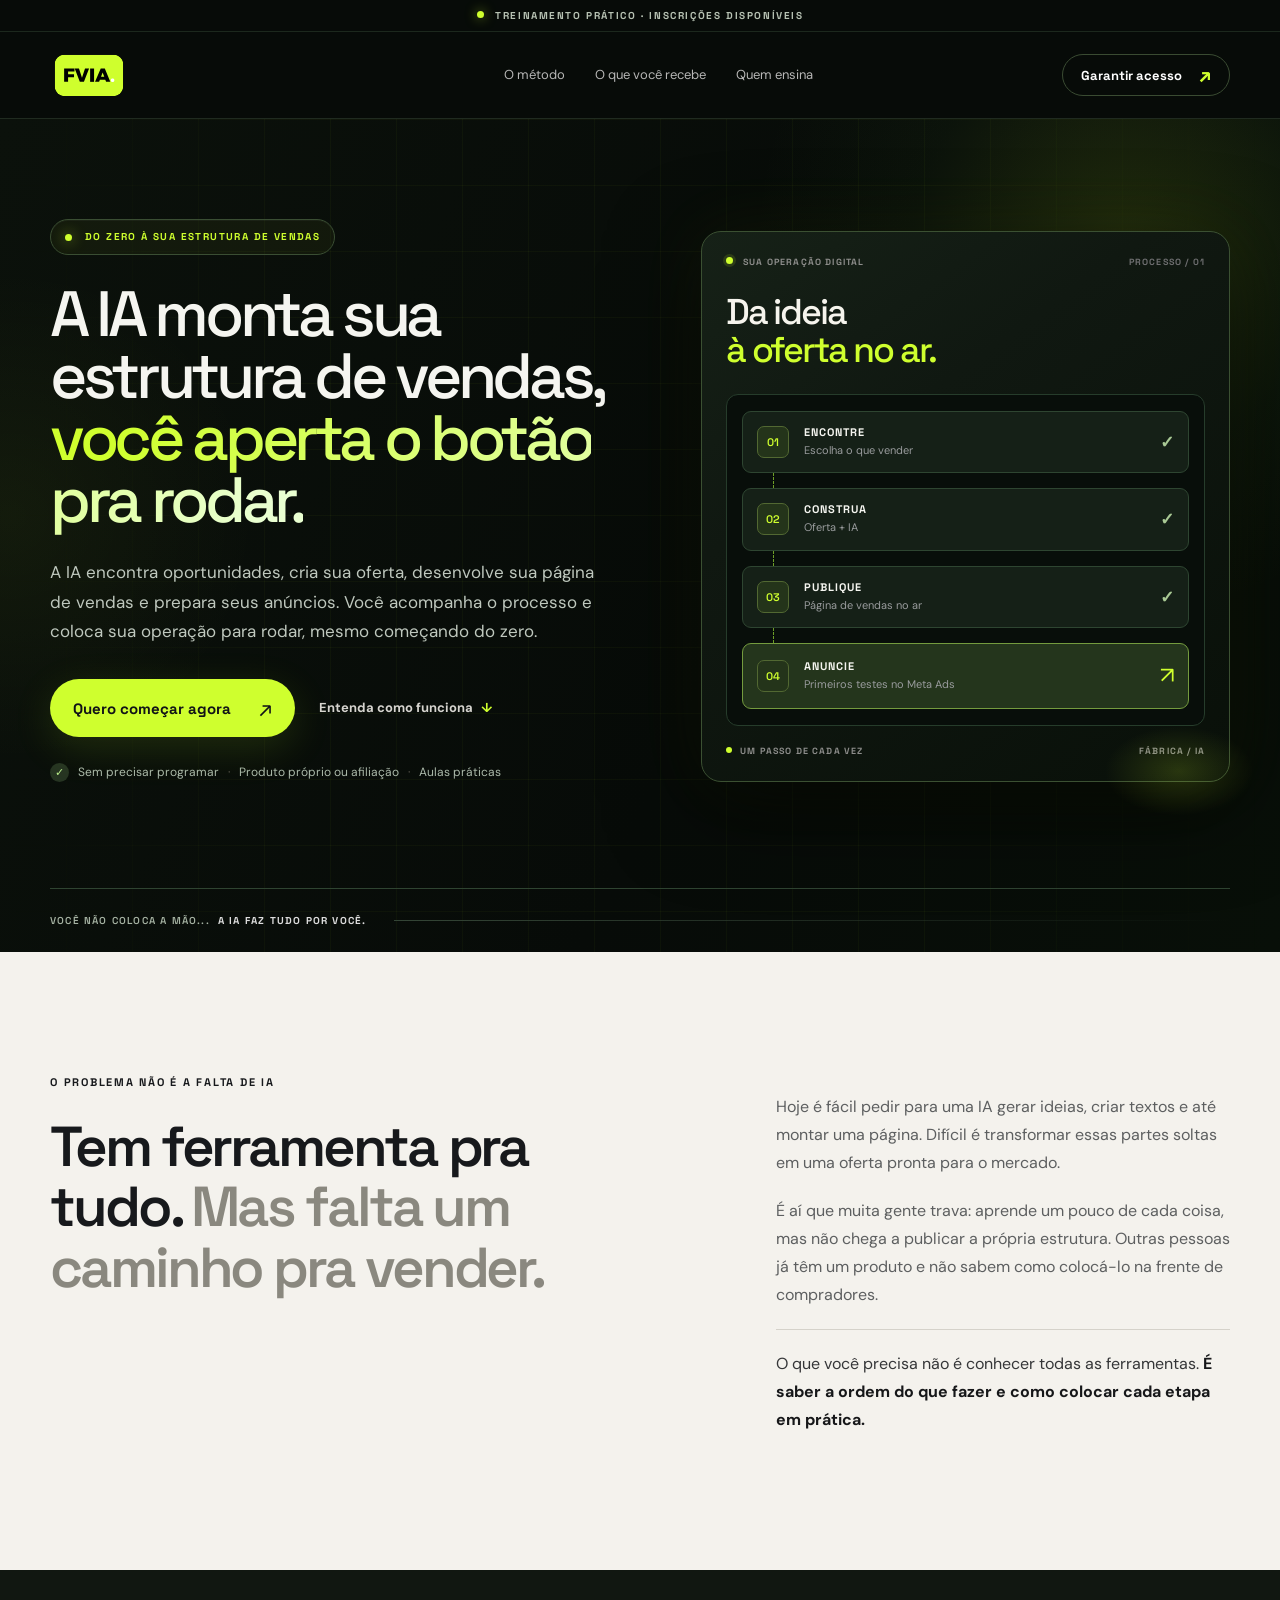
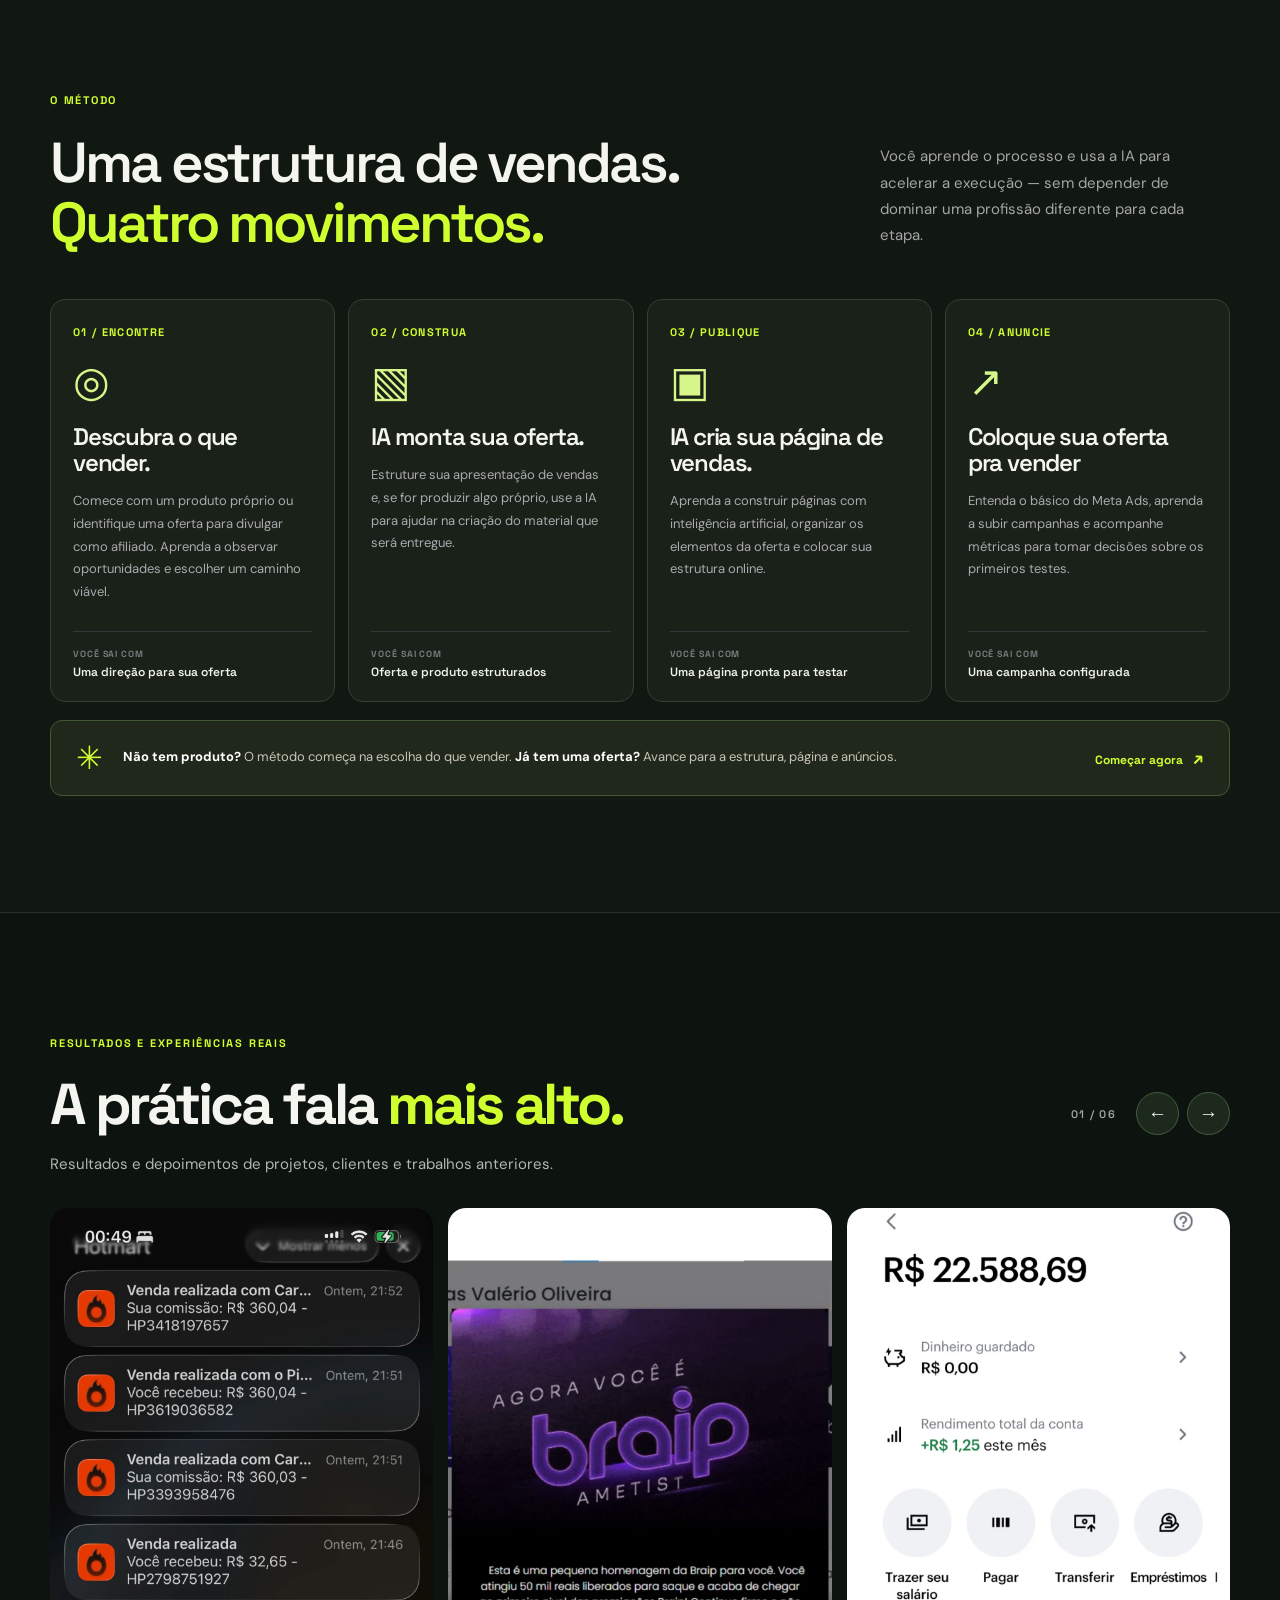
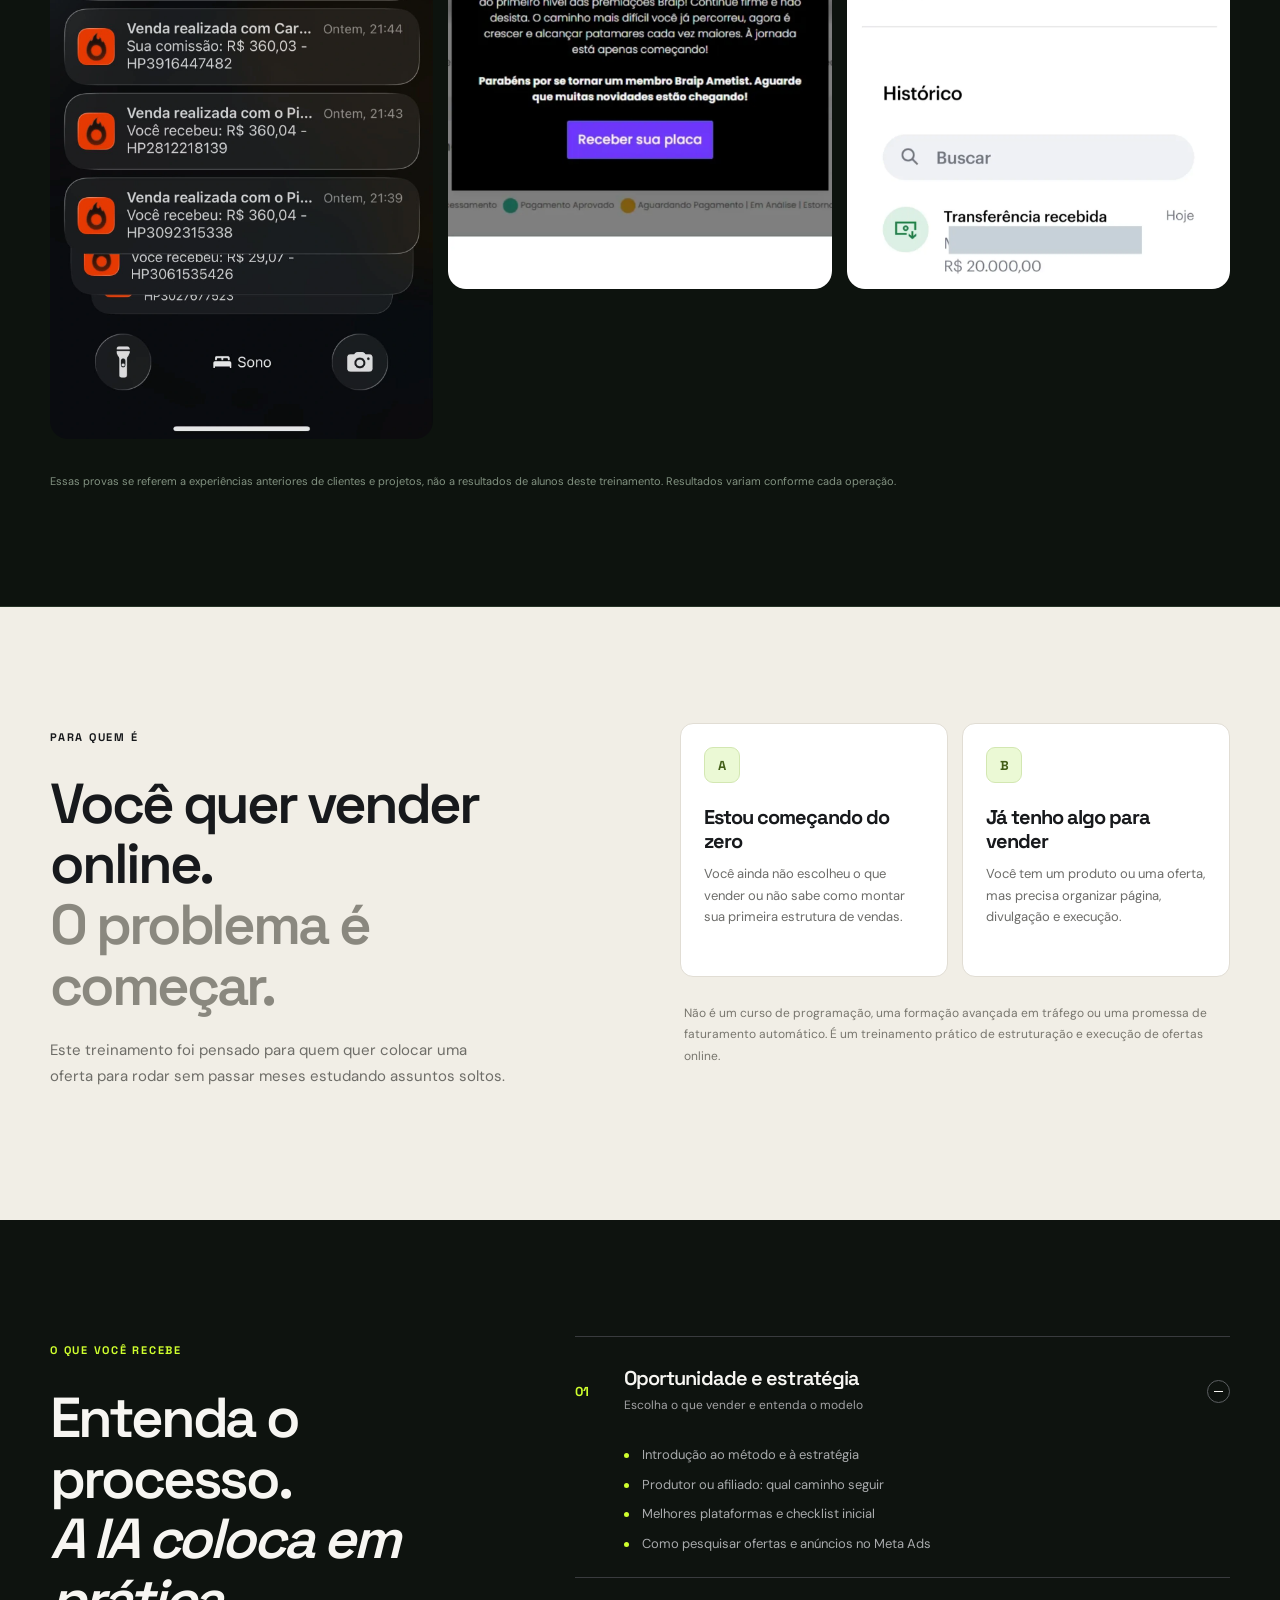
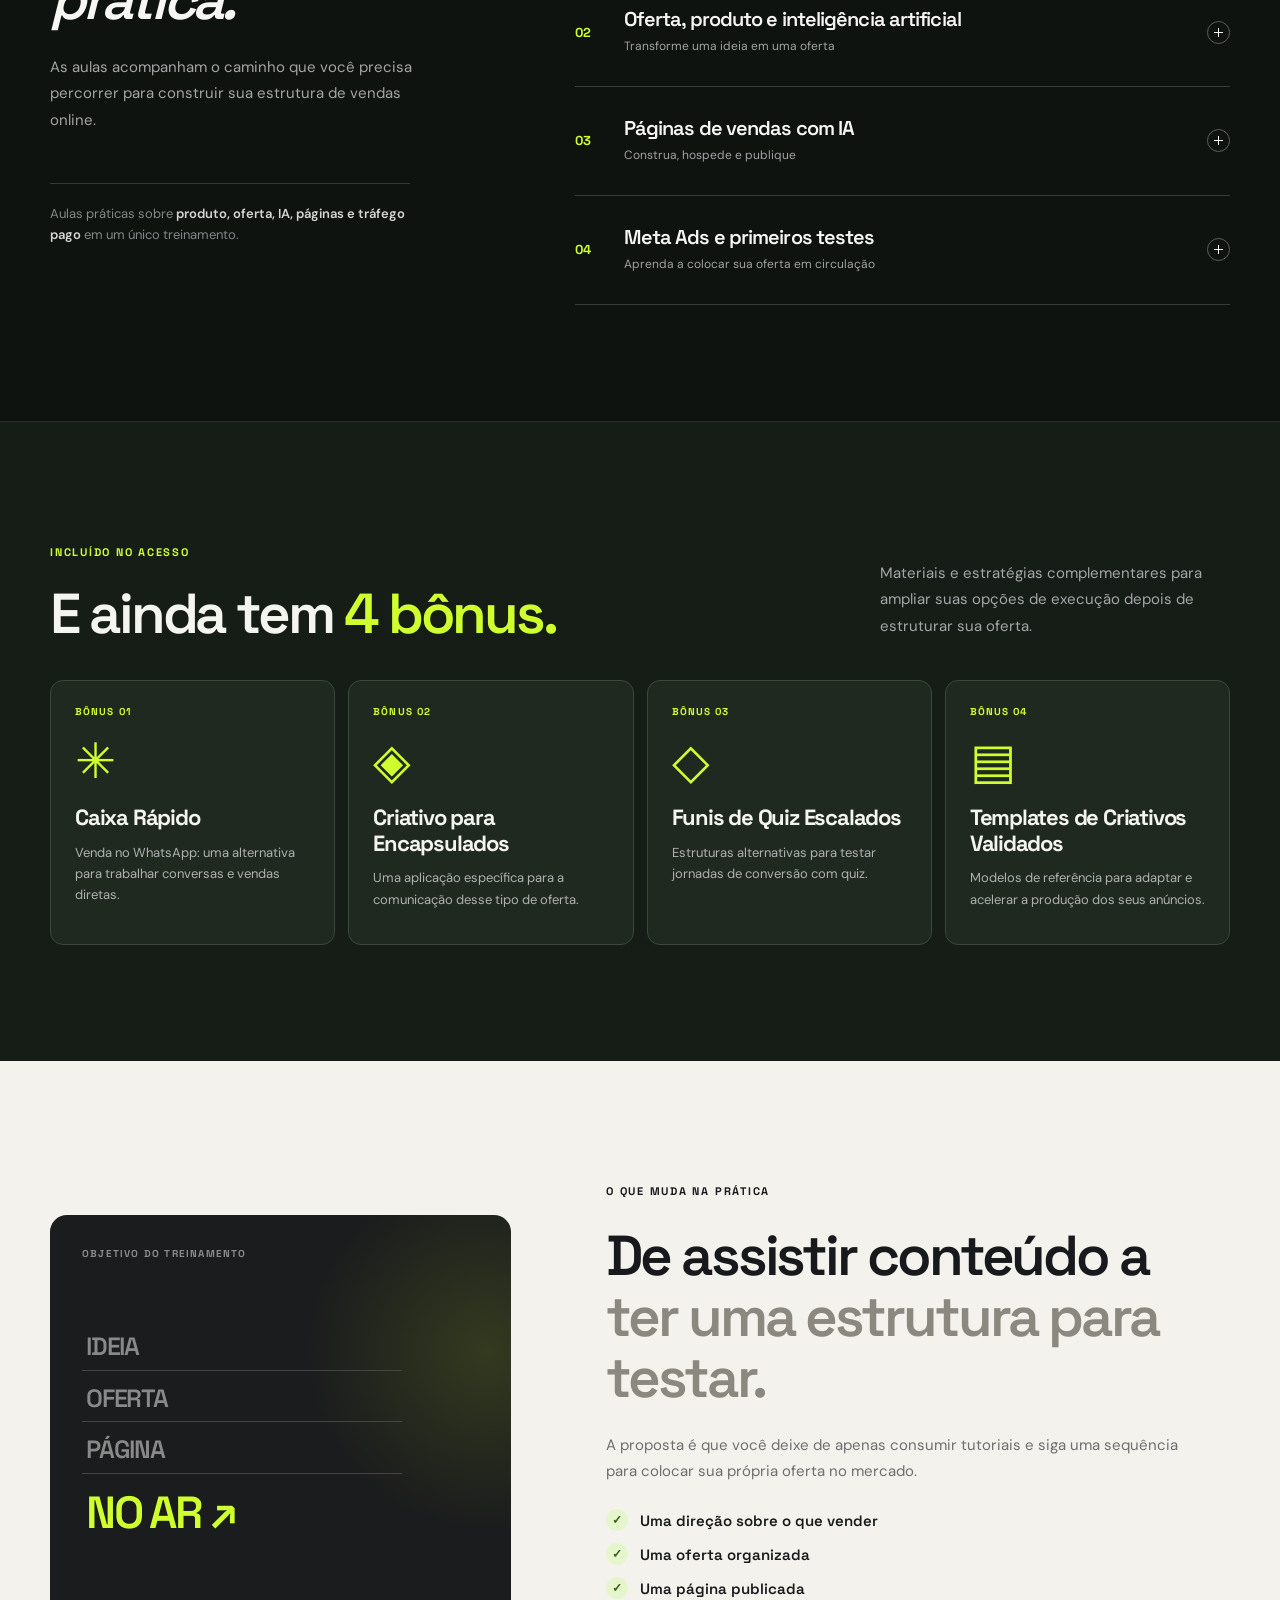
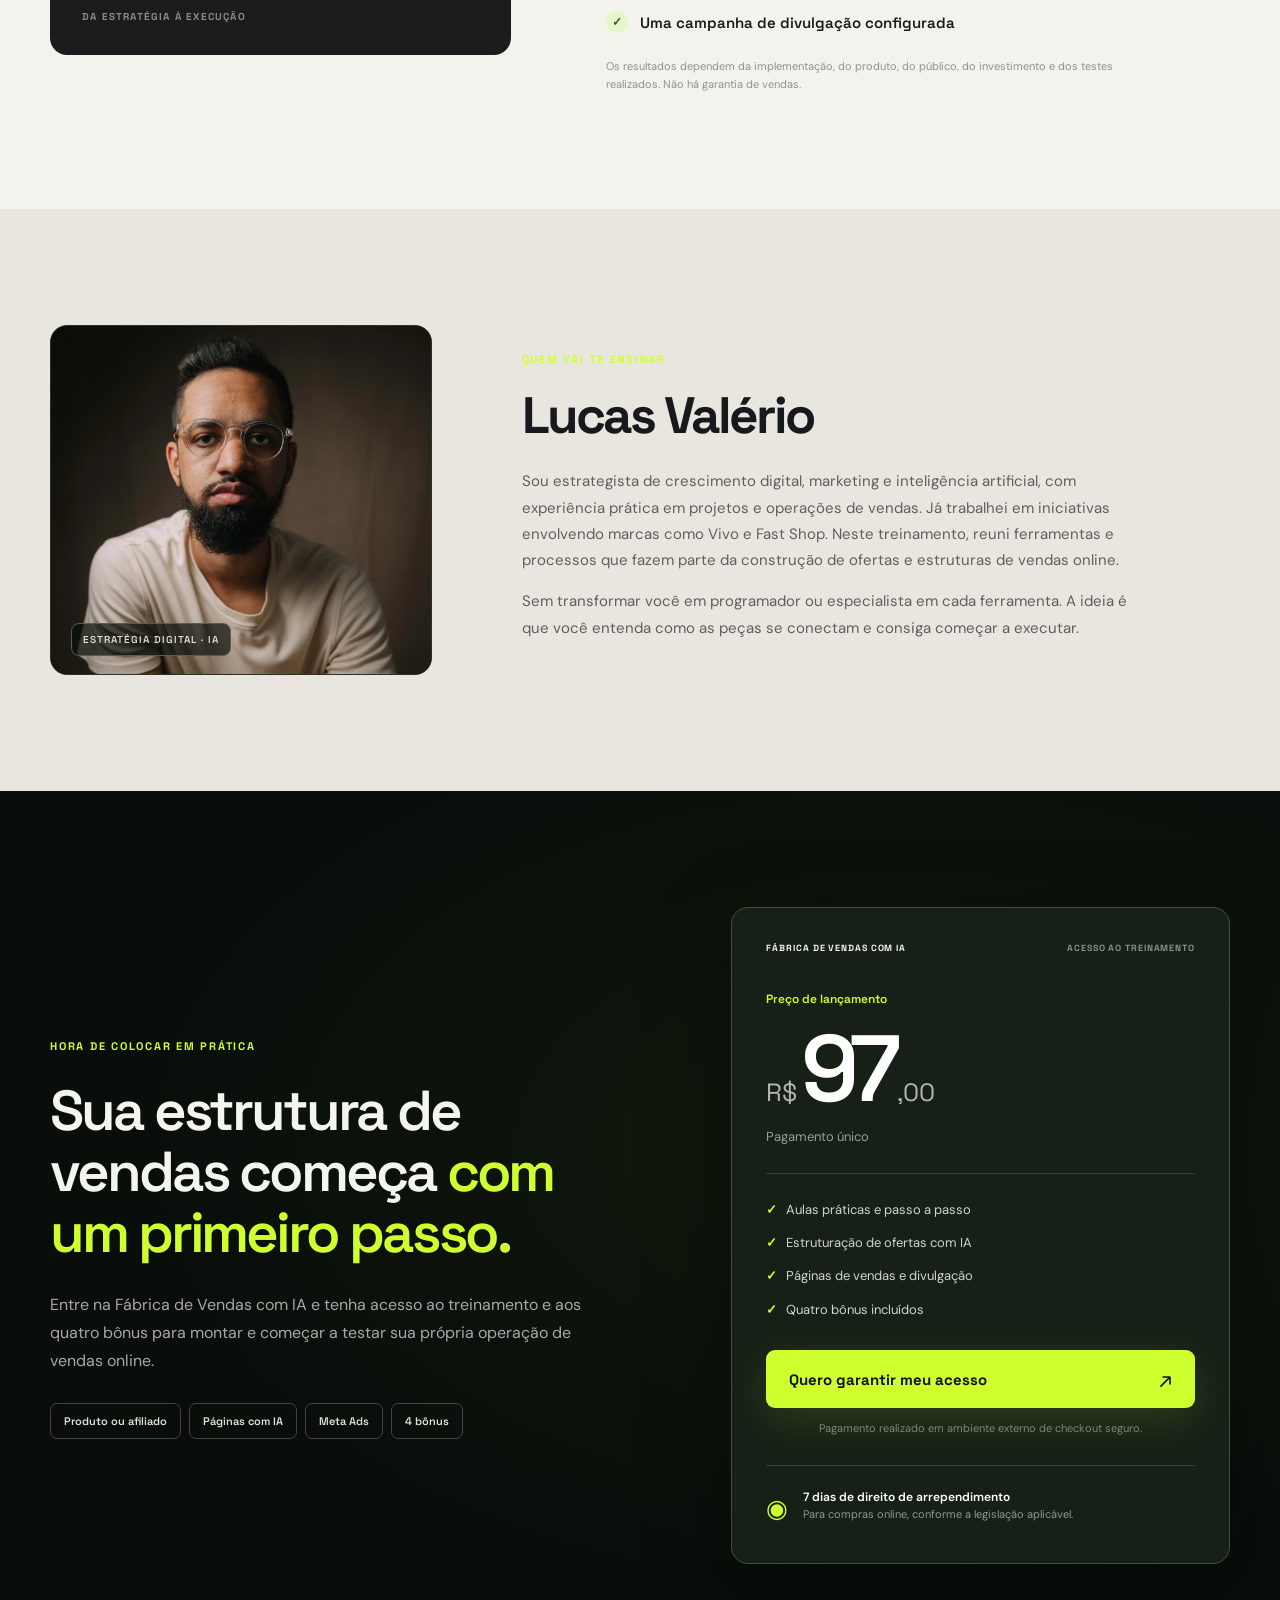
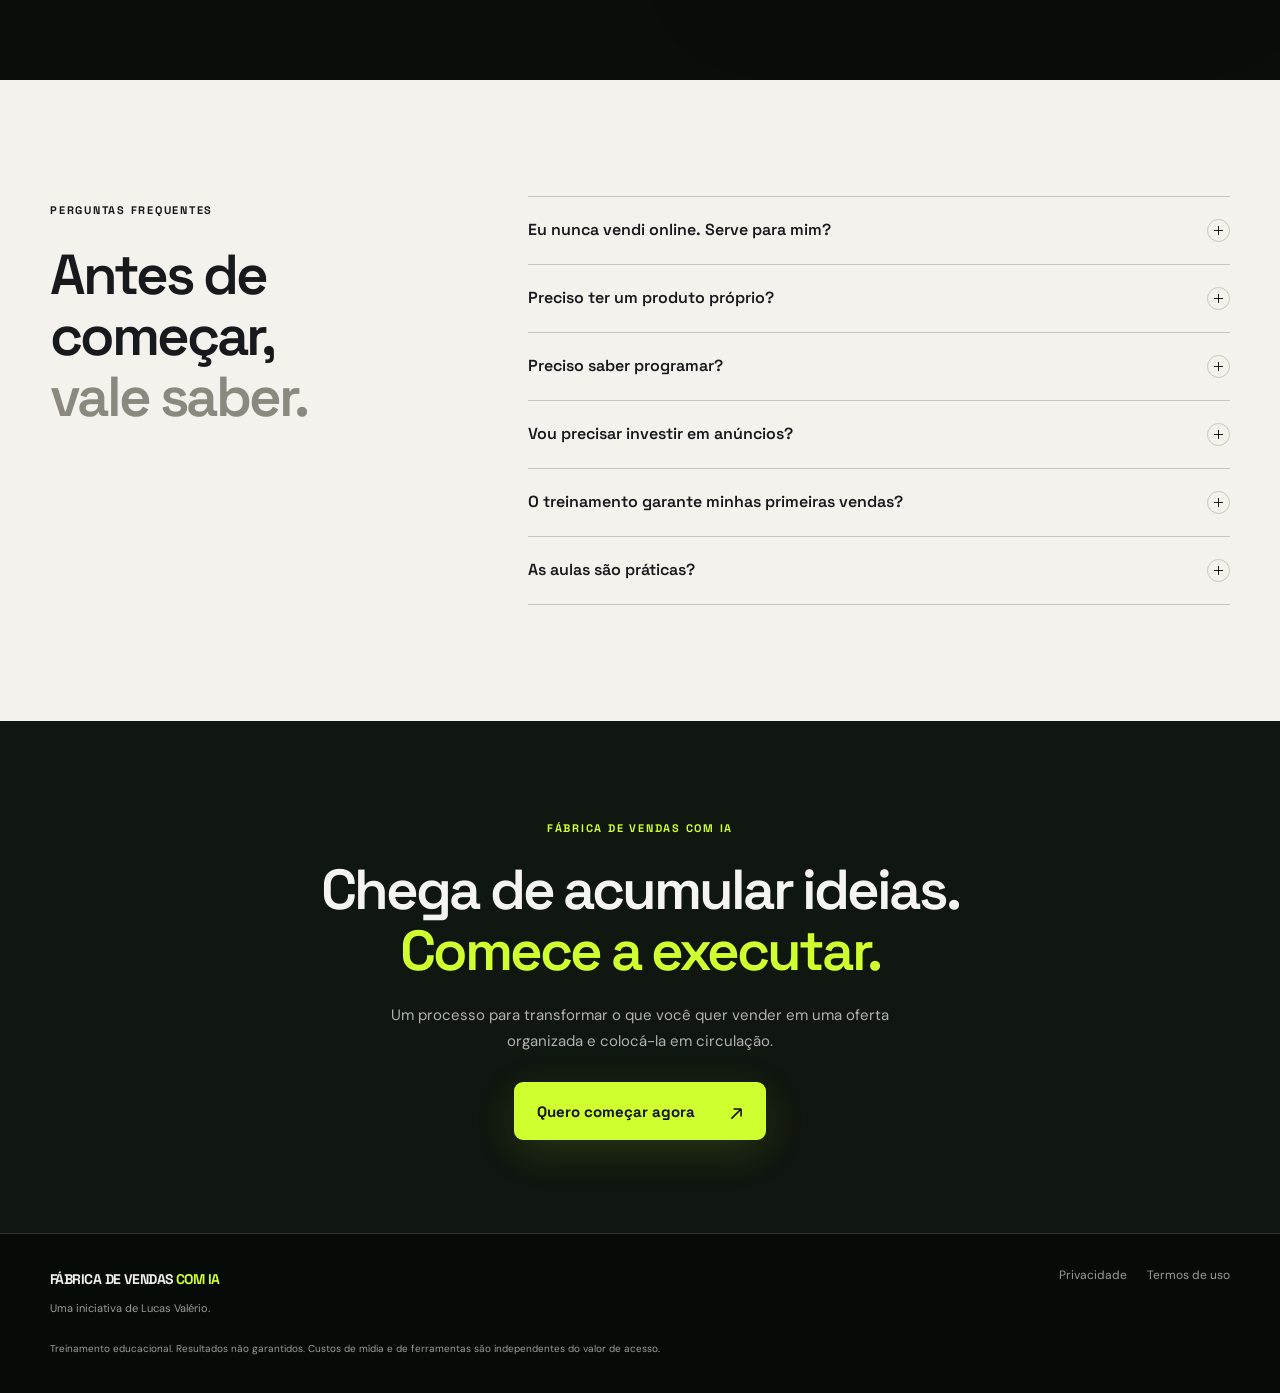
<file: index.html>
<!doctype html>
<html lang="pt-BR">
<head>
  <meta charset="utf-8">
  <meta name="viewport" content="width=device-width, initial-scale=1">
  <meta name="theme-color" content="#070B08">
  <meta name="description" content="Fábrica de Vendas com IA: aprenda a escolher uma oferta, criar sua estrutura de vendas online com inteligência artificial e anunciar no Meta Ads. Treinamento prático por R$ 97.">
  <meta property="og:type" content="website">
  <meta property="og:locale" content="pt_BR">
  <meta property="og:title" content="Fábrica de Vendas com IA | Do zero à sua estrutura de vendas online">
  <meta property="og:description" content="Um caminho prático para escolher o que vender, montar sua oferta, publicar sua página e aprender a anunciar com apoio da IA.">
  <meta name="twitter:card" content="summary">
  <meta name="twitter:title" content="Fábrica de Vendas com IA">
  <meta name="twitter:description" content="Monte sua própria estrutura de vendas online usando inteligência artificial.">
  <title>Fábrica de Vendas com IA | Lucas Valério</title>
  <link rel="icon" type="image/svg+xml" href="./favicon.svg">
  <link rel="preconnect" href="https://fonts.googleapis.com">
  <link rel="preconnect" href="https://fonts.gstatic.com" crossorigin>
  <link href="https://fonts.googleapis.com/css2?family=DM+Sans:wght@400;500;600;700&family=Space+Grotesk:wght@400;500;600;700&display=swap" rel="stylesheet">
  <link rel="stylesheet" href="./style.css">
  <script src="./script.js" defer></script>




  <script type="text/javascript">
    (function(c,l,a,r,i,t,y){
        c[a]=c[a]||function(){(c[a].q=c[a].q||[]).push(arguments)};
        t=l.createElement(r);t.async=1;t.src="https://www.clarity.ms/tag/"+i;
        y=l.getElementsByTagName(r)[0];y.parentNode.insertBefore(t,y);
    })(window, document, "clarity", "script", "z84dhyf1uo");
</script>




  
</head>
<body>
  <a class="skip" href="#conteudo">Pular para o conteúdo</a>
  <div class="topline"><span class="live-dot" aria-hidden="true"></span> TREINAMENTO PRÁTICO · INSCRIÇÕES DISPONÍVEIS</div>
  <header class="site-header" id="topo">
    <div class="container header-inner">
      <a class="brand" href="#topo" aria-label="Fábrica de Vendas com IA, início">
        <img class="brand-logo" src="./assets/FVIA.svg" width="264" height="72" alt="Fábrica de Vendas com IA" decoding="async">
      </a>
      <nav class="desktop-nav" aria-label="Navegação principal">
        <a href="#metodo">O método</a><a href="#conteudo-programa">O que você recebe</a><a href="#sobre">Quem ensina</a>
      </nav>
      <a href="#investimento" class="header-cta">Garantir acesso <span aria-hidden="true">↗</span></a>
    </div>
  </header>

  <main id="conteudo">
    <section class="hero dark-section" aria-labelledby="hero-heading">
      <div class="hero-grid" aria-hidden="true"></div>
      <div class="container hero-layout">
        <div class="hero-copy">
          <span class="eyebrow"><span class="line"></span> DO ZERO À SUA ESTRUTURA DE VENDAS</span>
          <h1 id="hero-heading">A IA monta sua estrutura de vendas, <em>você aperta o botão pra rodar.</em></h1>
          <p class="hero-sub">A IA encontra oportunidades, cria sua oferta, desenvolve sua página de vendas e prepara seus anúncios. Você acompanha o processo e coloca sua operação para rodar, mesmo começando do zero.</p>
          <div class="hero-actions">
            <a class="btn btn-primary" href="#investimento">Quero começar agora <span class="btn-arrow" aria-hidden="true">↗</span></a>
            <a class="text-link" href="#metodo">Entenda como funciona <span aria-hidden="true">↓</span></a>
          </div>
          <div class="hero-note"><span class="check-circle" aria-hidden="true">✓</span> Sem precisar programar <span class="hero-dot">·</span> Produto próprio ou afiliação <span class="hero-dot">·</span> Aulas práticas</div>
        </div>
        <div class="hero-art" aria-label="Representação das quatro etapas do método: encontrar, construir, publicar e anunciar">
          <div class="art-topline"><span><b class="art-signal"></b> SUA OPERAÇÃO DIGITAL</span><span class="art-version">PROCESSO / 01</span></div>
          <div class="art-title">Da ideia <span>à oferta no ar.</span></div>
          <div class="art-flow">
            <div class="art-step"><span class="step-no">01</span><span class="step-copy"><strong>ENCONTRE</strong><small>Escolha o que vender</small></span><span class="step-check">✓</span></div>
            <div class="art-connector"></div>
            <div class="art-step"><span class="step-no">02</span><span class="step-copy"><strong>CONSTRUA</strong><small>Oferta + IA</small></span><span class="step-check">✓</span></div>
            <div class="art-connector"></div>
            <div class="art-step"><span class="step-no">03</span><span class="step-copy"><strong>PUBLIQUE</strong><small>Página de vendas no ar</small></span><span class="step-check">✓</span></div>
            <div class="art-connector"></div>
            <div class="art-step art-last"><span class="step-no">04</span><span class="step-copy"><strong>ANUNCIE</strong><small>Primeiros testes no Meta Ads</small></span><span class="step-arrow">↗</span></div>
          </div>
          <div class="art-footer"><span><i></i> UM PASSO DE CADA VEZ</span><span>FÁBRICA / IA</span></div>
        </div>
      </div>
      <div class="container"><div class="hero-bottom">VOCÊ NÃO COLOCA A MÃO... <strong>A IA FAZ TUDO POR VOCÊ.</strong><span class="hero-bottom-line"></span></div></div>
    </section>

    <section class="problem section-padding" id="problema">
      <div class="container problem-layout">
        <div class="section-heading"><span class="overline">O PROBLEMA NÃO É A FALTA DE IA</span><h2>Tem ferramenta pra tudo. <span>Mas falta um caminho pra vender.</span></h2></div>
        <div class="problem-body">
          <p>Hoje é fácil pedir para uma IA gerar ideias, criar textos e até montar uma página. Difícil é transformar essas partes soltas em uma oferta pronta para o mercado.</p>
          <p>É aí que muita gente trava: aprende um pouco de cada coisa, mas não chega a publicar a própria estrutura. Outras pessoas já têm um produto e não sabem como colocá-lo na frente de compradores.</p>
          <p class="problem-conclusion">O que você precisa não é conhecer todas as ferramentas. <strong>É saber a ordem do que fazer e como colocar cada etapa em prática.</strong></p>
        </div>
      </div>
    </section>

    <section class="method section-padding dark-section" id="metodo">
      <div class="container">
        <div class="method-head"><div><span class="overline orange-text">O MÉTODO</span><h2>Uma estrutura de vendas.<br><em>Quatro movimentos.</em></h2></div><p>Você aprende o processo e usa a IA para acelerar a execução — sem depender de dominar uma profissão diferente para cada etapa.</p></div>
        <div class="steps-grid">
          <article class="method-card"><span class="method-index">01 / ENCONTRE</span><div class="method-symbol" aria-hidden="true">◎</div><h3>Descubra o que vender.</h3><p>Comece com um produto próprio ou identifique uma oferta para divulgar como afiliado. Aprenda a observar oportunidades e escolher um caminho viável.</p><div class="method-result"><span>VOCÊ SAI COM</span><strong>Uma direção para sua oferta</strong></div></article>
          <article class="method-card"><span class="method-index">02 / CONSTRUA</span><div class="method-symbol" aria-hidden="true">▧</div><h3>IA monta sua oferta.</h3><p>Estruture sua apresentação de vendas e, se for produzir algo próprio, use a IA para ajudar na criação do material que será entregue.</p><div class="method-result"><span>VOCÊ SAI COM</span><strong>Oferta e produto estruturados</strong></div></article>
          <article class="method-card"><span class="method-index">03 / PUBLIQUE</span><div class="method-symbol" aria-hidden="true">▣</div><h3>IA cria sua página de vendas.</h3><p>Aprenda a construir páginas com inteligência artificial, organizar os elementos da oferta e colocar sua estrutura online.</p><div class="method-result"><span>VOCÊ SAI COM</span><strong>Uma página pronta para testar</strong></div></article>
          <article class="method-card"><span class="method-index">04 / ANUNCIE</span><div class="method-symbol" aria-hidden="true">↗</div><h3>Coloque sua oferta pra vender</h3><p>Entenda o básico do Meta Ads, aprenda a subir campanhas e acompanhe métricas para tomar decisões sobre os primeiros testes.</p><div class="method-result"><span>VOCÊ SAI COM</span><strong>Uma campanha configurada</strong></div></article>
        </div>
        <div class="method-banner"><span class="banner-star" aria-hidden="true">✳</span><p><strong>Não tem produto?</strong> O método começa na escolha do que vender. <strong>Já tem uma oferta?</strong> Avance para a estrutura, página e anúncios.</p><a href="#investimento">Começar agora <span aria-hidden="true">↗</span></a></div>
      </div>
    </section>

    <section class="proofs section-padding dark-section" id="resultados" aria-labelledby="proofs-title">
      <div class="container">
        <div class="proofs-heading">
          <div><span class="overline orange-text">RESULTADOS E EXPERIÊNCIAS REAIS</span><h2 id="proofs-title">A prática fala <em>mais alto.</em></h2></div>
          <div class="proofs-controls"><span class="proofs-counter" id="proofs-counter" aria-live="polite">01 / 06</span><button class="proof-nav" type="button" data-direction="prev" aria-label="Prova anterior">←</button><button class="proof-nav" type="button" data-direction="next" aria-label="Próxima prova">→</button></div>
        </div>
        <p class="proofs-description">Resultados e depoimentos de projetos, clientes e trabalhos anteriores.</p>
        
<div class="proofs-track" id="proofs-track" tabindex="0" aria-label="Carrossel de resultados e depoimentos">

  <!-- RESULTADOS -->
  <article class="proof-card">
    <div class="proof-media">
      <img src="./assets/provas/resultado-01.webp" alt="Resultado 01" loading="lazy">
    </div>
  </article>

  <article class="proof-card">
    <div class="proof-media">
      <img src="./assets/provas/resultado-02.webp" alt="Resultado 02" loading="lazy">
    </div>
  </article>

  <article class="proof-card">
    <div class="proof-media">
      <img src="./assets/provas/resultado-03.webp" alt="Resultado 03" loading="lazy">
    </div>
  </article>

  <article class="proof-card">
    <div class="proof-media">
      <img src="./assets/provas/resultado-04.webp" alt="Resultado 04" loading="lazy">
    </div>
  </article>

  <article class="proof-card">
    <div class="proof-media">
      <img src="./assets/provas/resultado-05.webp" alt="Resultado 05" loading="lazy">
    </div>
  </article>
  

 <!-- VIDEO 01 -->
<article class="proof-card">
  <video
    class="proof-video-inline"
    controls
    playsinline
    preload="metadata"
    src="./assets/provas/video-01.mp4">
    Seu navegador não suporta este vídeo.
  </video>
</article>

</div>

        <p class="proof-disclaimer">Essas provas se referem a experiências anteriores de clientes e projetos, não a resultados de alunos deste treinamento. Resultados variam conforme cada operação.</p>
      </div>
    </section>
    <dialog class="proof-dialog" id="proof-dialog" aria-label="Depoimento em vídeo"><div class="dialog-heading"><strong>Depoimento em vídeo</strong><button type="button" class="proof-close" id="proof-close" aria-label="Fechar vídeo">×</button></div><video id="proof-player" controls playsinline preload="none"></video><p id="proof-player-error" hidden>O vídeo ainda não foi adicionado. Envie o arquivo para a pasta <code>assets/videos/</code> no GitHub.</p></dialog>

    <section class="who section-padding" id="para-quem">
      <div class="container who-layout"><div><span class="overline">PARA QUEM É</span><h2>Você quer vender online.<br><span>O problema é começar.</span></h2><p>Este treinamento foi pensado para quem quer colocar uma oferta para rodar sem passar meses estudando assuntos soltos.</p></div>
      <div class="who-options"><div class="who-card"><span class="who-number">A</span><h3>Estou começando do zero</h3><p>Você ainda não escolheu o que vender ou não sabe como montar sua primeira estrutura de vendas.</p></div><div class="who-card"><span class="who-number">B</span><h3>Já tenho algo para vender</h3><p>Você tem um produto ou uma oferta, mas precisa organizar página, divulgação e execução.</p></div><div class="who-disclaimer">Não é um curso de programação, uma formação avançada em tráfego ou uma promessa de faturamento automático. É um treinamento prático de estruturação e execução de ofertas online.</div></div>
      </div>
    </section>

    <section class="curriculum section-padding" id="conteudo-programa">
      <div class="container curriculum-layout">
        <div class="curriculum-intro"><span class="overline orange-text">O QUE VOCÊ RECEBE</span><h2>Entenda o processo.<br><em>A IA coloca em prática.</em></h2><p>As aulas acompanham o caminho que você precisa percorrer para construir sua estrutura de vendas online.</p><div class="curriculum-aside">Aulas práticas sobre <strong>produto, oferta, IA, páginas e tráfego pago</strong> em um único treinamento.</div></div>
        <div class="module-list">
          <details class="module" open><summary><span class="module-num">01</span><span class="module-name"><strong>Oportunidade e estratégia</strong><small>Escolha o que vender e entenda o modelo</small></span><span class="toggle-plus" aria-hidden="true"></span></summary><div class="module-content"><ul><li>Introdução ao método e à estratégia</li><li>Produtor ou afiliado: qual caminho seguir</li><li>Melhores plataformas e checklist inicial</li><li>Como pesquisar ofertas e anúncios no Meta Ads</li></ul></div></details>
          <details class="module"><summary><span class="module-num">02</span><span class="module-name"><strong>Oferta, produto e inteligência artificial</strong><small>Transforme uma ideia em uma oferta</small></span><span class="toggle-plus" aria-hidden="true"></span></summary><div class="module-content"><ul><li>Estrutura de vendas e apresentação da oferta</li><li>Como pensar a entrega do seu produto</li><li>Ferramentas de IA para criar entregáveis</li><li>Organização da estrutura comercial</li></ul></div></details>
          <details class="module"><summary><span class="module-num">03</span><span class="module-name"><strong>Páginas de vendas com IA</strong><small>Construa, hospede e publique</small></span><span class="toggle-plus" aria-hidden="true"></span></summary><div class="module-content"><ul><li>Construção de sites e páginas com IA</li><li>Ferramentas utilizadas no processo</li><li>Hospedagem gratuita</li><li>Aplicação prática de páginas e estrutura de vendas</li></ul></div></details>
          <details class="module"><summary><span class="module-num">04</span><span class="module-name"><strong>Meta Ads e primeiros testes</strong><small>Aprenda a colocar sua oferta em circulação</small></span><span class="toggle-plus" aria-hidden="true"></span></summary><div class="module-content"><ul><li>Introdução e configuração do Meta Ads</li><li>Subindo sua primeira campanha</li><li>Principais métricas e otimização</li><li>Estrutura de vendas, presell e WhatsApp</li></ul></div></details>
        </div>
      </div>
    </section>

    <section class="bonuses section-padding dark-section" id="bonus">
      <div class="container"><div class="bonus-head"><div><span class="overline orange-text">INCLUÍDO NO ACESSO</span><h2>E ainda tem <em>4 bônus.</em></h2></div><p>Materiais e estratégias complementares para ampliar suas opções de execução depois de estruturar sua oferta.</p></div>
        <div class="bonus-grid">
          <article class="bonus-card"><span class="bonus-tag">BÔNUS 01</span><div class="bonus-glyph" aria-hidden="true">✳</div><h3>Caixa Rápido</h3><p>Venda no WhatsApp: uma alternativa para trabalhar conversas e vendas diretas.</p></article>
          <article class="bonus-card"><span class="bonus-tag">BÔNUS 02</span><div class="bonus-glyph" aria-hidden="true">◈</div><h3>Criativo para Encapsulados</h3><p>Uma aplicação específica para a comunicação desse tipo de oferta.</p></article>
          <article class="bonus-card"><span class="bonus-tag">BÔNUS 03</span><div class="bonus-glyph" aria-hidden="true">◇</div><h3>Funis de Quiz Escalados</h3><p>Estruturas alternativas para testar jornadas de conversão com quiz.</p></article>
          <article class="bonus-card"><span class="bonus-tag">BÔNUS 04</span><div class="bonus-glyph" aria-hidden="true">▤</div><h3>Templates de Criativos Validados</h3><p>Modelos de referência para adaptar e acelerar a produção dos seus anúncios.</p></article>
        </div>
      </div>
    </section>

    <section class="outcome section-padding"><div class="container outcome-layout"><div class="outcome-drawing" aria-hidden="true"><span class="outcome-label">OBJETIVO DO TREINAMENTO</span><div class="outcome-stack"><span>IDEIA</span><span>OFERTA</span><span>PÁGINA</span><strong>NO AR ↗</strong></div><span class="outcome-foot">DA ESTRATÉGIA À EXECUÇÃO</span></div><div class="outcome-text"><span class="overline">O QUE MUDA NA PRÁTICA</span><h2>De assistir conteúdo a <span>ter uma estrutura para testar.</span></h2><p>A proposta é que você deixe de apenas consumir tutoriais e siga uma sequência para colocar sua própria oferta no mercado.</p><ul class="outcome-list"><li><span>✓</span> Uma direção sobre o que vender</li><li><span>✓</span> Uma oferta organizada</li><li><span>✓</span> Uma página publicada</li><li><span>✓</span> Uma campanha de divulgação configurada</li></ul><small>Os resultados dependem da implementação, do produto, do público, do investimento e dos testes realizados. Não há garantia de vendas.</small></div></div></section>

    <section class="author section-padding" id="sobre"><div class="container author-layout"><div class="author-photo-frame"><img class="author-photo" src="./assets/lucas-valerio.webp" alt="Foto de Lucas Valério (substitua pelo arquivo da sua foto)" width="780" height="900" loading="lazy" decoding="async"><span class="author-photo-tag">ESTRATÉGIA DIGITAL · IA</span></div><div class="author-copy"><span class="overline orange-text">QUEM VAI TE ENSINAR</span><h2>Lucas Valério</h2><p>Sou estrategista de crescimento digital, marketing e inteligência artificial, com experiência prática em projetos e operações de vendas. Já trabalhei em iniciativas envolvendo marcas como Vivo e Fast Shop. Neste treinamento, reuni ferramentas e processos que fazem parte da construção de ofertas e estruturas de vendas online.</p><p>Sem transformar você em programador ou especialista em cada ferramenta. A ideia é que você entenda como as peças se conectam e consiga começar a executar.</p></div></div></section>

    <section class="pricing section-padding dark-section" id="investimento"><div class="container pricing-layout"><div class="pricing-copy"><span class="overline orange-text">HORA DE COLOCAR EM PRÁTICA</span><h2>Sua estrutura de vendas começa <em>com um primeiro passo.</em></h2><p>Entre na Fábrica de Vendas com IA e tenha acesso ao treinamento e aos quatro bônus para montar e começar a testar sua própria operação de vendas online.</p><div class="pricing-minis"><span>Produto ou afiliado</span><span>Páginas com IA</span><span>Meta Ads</span><span>4 bônus</span></div></div><div class="price-card"><div class="price-card-top"><span>FÁBRICA DE VENDAS COM IA</span><span>ACESSO AO TREINAMENTO</span></div><div class="price-caption">Preço de lançamento</div><div class="price"><span>R$</span><strong>97</strong><span>,00</span></div><div class="price-note">Pagamento único</div><div class="price-divider"></div><ul><li><span>✓</span> Aulas práticas e passo a passo</li><li><span>✓</span> Estruturação de ofertas com IA</li><li><span>✓</span> Páginas de vendas e divulgação</li><li><span>✓</span> Quatro bônus incluídos</li></ul><a class="btn btn-primary price-btn" href="#investimento" data-checkout>Quero garantir meu acesso <span class="btn-arrow" aria-hidden="true">↗</span></a><p class="price-safe">Pagamento realizado em ambiente externo de checkout seguro.</p><div class="price-guarantee"><span aria-hidden="true">◉</span><p><strong>7 dias de direito de arrependimento</strong><br>Para compras online, conforme a legislação aplicável.</p></div></div></div></section>

    <section class="faq section-padding" id="duvidas"><div class="container faq-layout"><div><span class="overline">PERGUNTAS FREQUENTES</span><h2>Antes de começar,<br><span>vale saber.</span></h2></div><div class="faq-list"><details><summary>Eu nunca vendi online. Serve para mim?<span class="toggle-plus" aria-hidden="true"></span></summary><p>Sim. O treinamento parte da escolha do que vender e apresenta um caminho para organizar oferta, página e primeiros testes. Você precisará dedicar tempo à execução.</p></details><details><summary>Preciso ter um produto próprio?<span class="toggle-plus" aria-hidden="true"></span></summary><p>Não. Você pode estudar tanto o caminho de criar seu próprio produto quanto o de trabalhar com uma oferta como afiliado.</p></details><details><summary>Preciso saber programar?<span class="toggle-plus" aria-hidden="true"></span></summary><p>Não é necessário ter experiência em programação. Você vai usar ferramentas de IA e seguir as instruções práticas, mas precisa ter familiaridade básica com computador e internet.</p></details><details><summary>Vou precisar investir em anúncios?<span class="toggle-plus" aria-hidden="true"></span></summary><p>Para executar a parte de tráfego pago, sim. O investimento em mídia é separado do valor do treinamento. Algumas ferramentas também podem ter custos próprios, dependendo da opção escolhida.</p></details><details><summary>O treinamento garante minhas primeiras vendas?<span class="toggle-plus" aria-hidden="true"></span></summary><p>Não. Você aprende a montar e testar uma estrutura. Vendas dependem de vários fatores, incluindo demanda, oferta, criativos, investimento e otimização.</p></details><details><summary>As aulas são práticas?<span class="toggle-plus" aria-hidden="true"></span></summary><p>Sim. A proposta é apresentar as etapas e ferramentas necessárias para que você consiga executar o processo no seu ritmo.</p></details></div></div></section>

    <section class="last-cta dark-section"><div class="container last-cta-inner"><span class="overline orange-text">FÁBRICA DE VENDAS COM IA</span><h2>Chega de acumular ideias.<br><em>Comece a executar.</em></h2><p>Um processo para transformar o que você quer vender em uma oferta organizada e colocá-la em circulação.</p><a class="btn btn-primary" href="#investimento">Quero começar agora <span class="btn-arrow" aria-hidden="true">↗</span></a></div></section>
  </main>
  <footer class="site-footer"><div class="container footer-inner"><div class="footer-brand"><span>FÁBRICA DE VENDAS <b>COM IA</b></span><small>Uma iniciativa de Lucas Valério.</small></div><div class="footer-links"><a href="./politica-de-privacidade.html">Privacidade</a><a href="./termos-de-uso.html">Termos de uso</a><a href="#" data-contact>Contato</a></div><p>Treinamento educacional. Resultados não garantidos. Custos de mídia e de ferramentas são independentes do valor de acesso.</p></div></footer>
  <div class="toast" id="checkout-toast" role="status" aria-live="polite" hidden>Para ativar a compra, configure o link do checkout no arquivo script.js.</div>
</body>
</html>
</file>
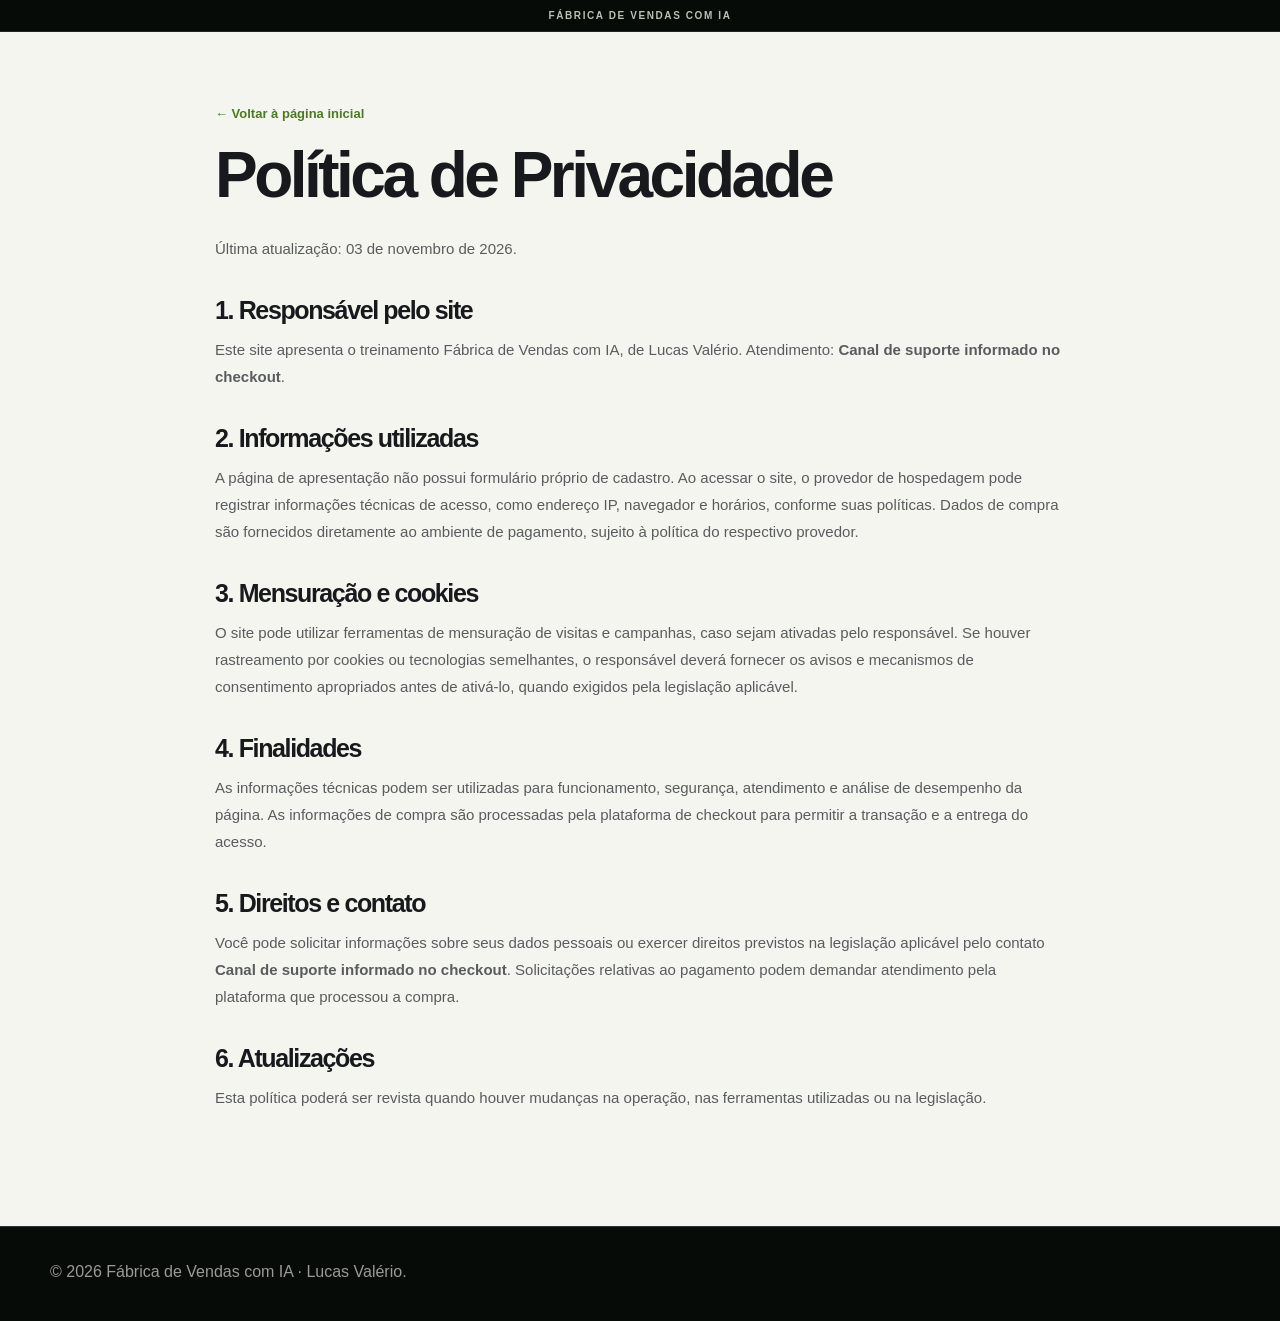
<file: politica-de-privacidade.html>
<!doctype html><html lang="pt-BR"><head><meta charset="utf-8"><meta name="viewport" content="width=device-width,initial-scale=1"><title>Política de Privacidade | Fábrica de Vendas com IA</title><link rel="icon" href="./favicon.svg"><link rel="stylesheet" href="./style.css"><script src="./script.js" defer></script></head>
<body><div class="topline">FÁBRICA DE VENDAS COM IA</div><main class="legal"><div class="container"><a class="legal-back" href="./index.html">← Voltar à página inicial</a><h1>Política de Privacidade</h1><p>Última atualização: 03 de novembro de 2026.</p><h2>1. Responsável pelo site</h2><p>Este site apresenta o treinamento Fábrica de Vendas com IA, de Lucas Valério. Atendimento: <strong data-support-email>Canal de suporte informado no checkout</strong>.</p><h2>2. Informações utilizadas</h2><p>A página de apresentação não possui formulário próprio de cadastro. Ao acessar o site, o provedor de hospedagem pode registrar informações técnicas de acesso, como endereço IP, navegador e horários, conforme suas políticas. Dados de compra são fornecidos diretamente ao ambiente de pagamento, sujeito à política do respectivo provedor.</p><h2>3. Mensuração e cookies</h2><p>O site pode utilizar ferramentas de mensuração de visitas e campanhas, caso sejam ativadas pelo responsável. Se houver rastreamento por cookies ou tecnologias semelhantes, o responsável deverá fornecer os avisos e mecanismos de consentimento apropriados antes de ativá-lo, quando exigidos pela legislação aplicável.</p><h2>4. Finalidades</h2><p>As informações técnicas podem ser utilizadas para funcionamento, segurança, atendimento e análise de desempenho da página. As informações de compra são processadas pela plataforma de checkout para permitir a transação e a entrega do acesso.</p><h2>5. Direitos e contato</h2><p>Você pode solicitar informações sobre seus dados pessoais ou exercer direitos previstos na legislação aplicável pelo contato <strong data-support-email>Canal de suporte informado no checkout</strong>. Solicitações relativas ao pagamento podem demandar atendimento pela plataforma que processou a compra.</p><h2>6. Atualizações</h2><p>Esta política poderá ser revista quando houver mudanças na operação, nas ferramentas utilizadas ou na legislação.</p></div></main><footer class="site-footer"><div class="container">© 2026 Fábrica de Vendas com IA · Lucas Valério.</div></footer></body></html>
</file>
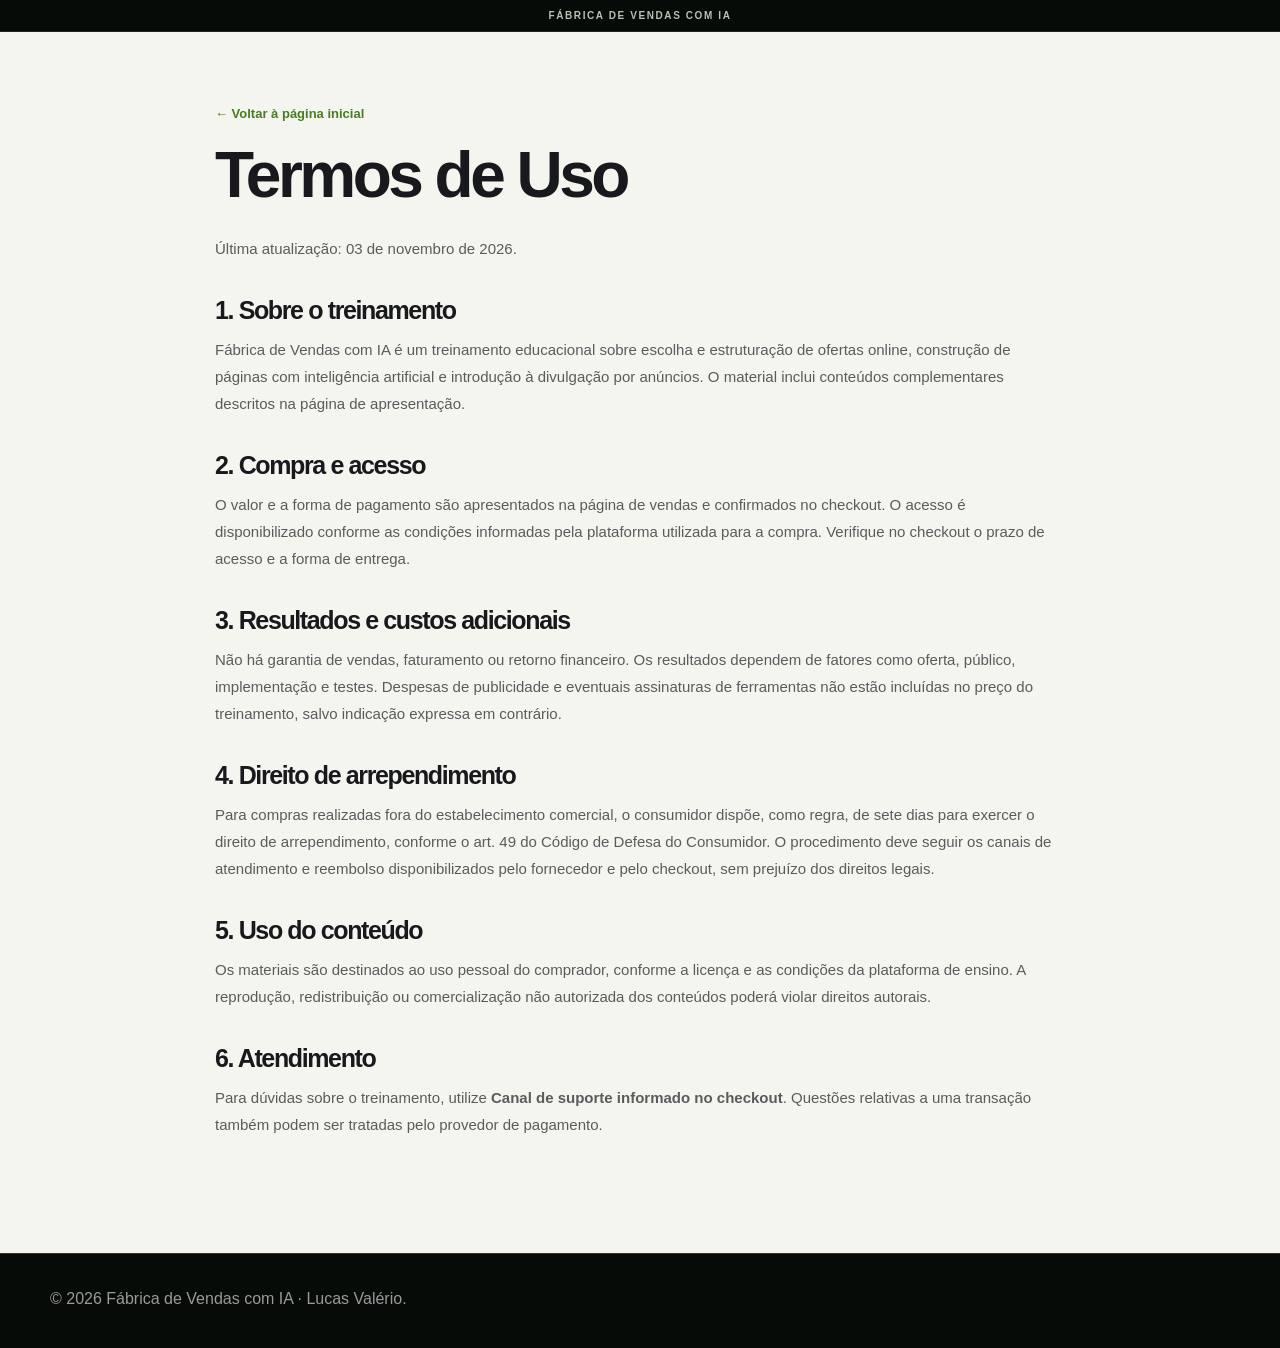
<file: termos-de-uso.html>
<!doctype html><html lang="pt-BR"><head><meta charset="utf-8"><meta name="viewport" content="width=device-width,initial-scale=1"><title>Termos de Uso | Fábrica de Vendas com IA</title><link rel="icon" href="./favicon.svg"><link rel="stylesheet" href="./style.css"><script src="./script.js" defer></script></head>
<body><div class="topline">FÁBRICA DE VENDAS COM IA</div><main class="legal"><div class="container"><a class="legal-back" href="./index.html">← Voltar à página inicial</a><h1>Termos de Uso</h1><p>Última atualização: 03 de novembro de 2026.</p><h2>1. Sobre o treinamento</h2><p>Fábrica de Vendas com IA é um treinamento educacional sobre escolha e estruturação de ofertas online, construção de páginas com inteligência artificial e introdução à divulgação por anúncios. O material inclui conteúdos complementares descritos na página de apresentação.</p><h2>2. Compra e acesso</h2><p>O valor e a forma de pagamento são apresentados na página de vendas e confirmados no checkout. O acesso é disponibilizado conforme as condições informadas pela plataforma utilizada para a compra. Verifique no checkout o prazo de acesso e a forma de entrega.</p><h2>3. Resultados e custos adicionais</h2><p>Não há garantia de vendas, faturamento ou retorno financeiro. Os resultados dependem de fatores como oferta, público, implementação e testes. Despesas de publicidade e eventuais assinaturas de ferramentas não estão incluídas no preço do treinamento, salvo indicação expressa em contrário.</p><h2>4. Direito de arrependimento</h2><p>Para compras realizadas fora do estabelecimento comercial, o consumidor dispõe, como regra, de sete dias para exercer o direito de arrependimento, conforme o art. 49 do Código de Defesa do Consumidor. O procedimento deve seguir os canais de atendimento e reembolso disponibilizados pelo fornecedor e pelo checkout, sem prejuízo dos direitos legais.</p><h2>5. Uso do conteúdo</h2><p>Os materiais são destinados ao uso pessoal do comprador, conforme a licença e as condições da plataforma de ensino. A reprodução, redistribuição ou comercialização não autorizada dos conteúdos poderá violar direitos autorais.</p><h2>6. Atendimento</h2><p>Para dúvidas sobre o treinamento, utilize <strong data-support-email>Canal de suporte informado no checkout</strong>. Questões relativas a uma transação também podem ser tratadas pelo provedor de pagamento.</p></div></main><footer class="site-footer"><div class="container">© 2026 Fábrica de Vendas com IA · Lucas Valério.</div></footer></body></html>
</file>
<file: style.css>
:root{--bg:#070b08;--bg-2:#101710;--card:#151b16;--ink:#17191c;--muted:#66686b;--white:#f5f5f0;--line:#2b2d32;--orange:#cfff2e;--orange-hover:#dbff68;--cream:#f5f5f0;--cream-2:#ebece8;--font-head:'Space Grotesk',Arial,sans-serif;--font-body:'DM Sans',Arial,sans-serif;--container:1180px}
*{box-sizing:border-box}html{scroll-behavior:smooth;scroll-padding-top:82px}body{margin:0;background:var(--cream);color:var(--ink);font:400 16px/1.65 var(--font-body);overflow-x:hidden}a{color:inherit;text-decoration:none}button,a,summary{ -webkit-tap-highlight-color:transparent }a:focus-visible,summary:focus-visible{outline:3px solid #cfff2e;outline-offset:4px}img,svg{max-width:100%}h1,h2,h3,p{margin-top:0}h1,h2,h3{font-family:var(--font-head);line-height:1.08;letter-spacing:-.055em}p{line-height:1.75}.container{width:min(var(--container),calc(100% - 96px));margin:0 auto}.dark-section{background:var(--bg);color:var(--white)}.section-padding{padding:116px 0}.overline,.eyebrow{font:700 11px/1.4 var(--font-head);letter-spacing:.16em;text-transform:uppercase}.orange-text{color:var(--orange)}.skip{position:absolute;top:-100px;left:20px;z-index:1000;background:white;color:black;padding:12px}.skip:focus{top:16px}.topline{height:32px;background:#cfff2e;color:#131313;text-align:center;font:700 10px/32px var(--font-head);letter-spacing:.18em}.live-dot,.art-signal{display:inline-block;border-radius:100%;width:7px;height:7px;background:#17191c;margin-right:7px;vertical-align:1px}.site-header{position:relative;z-index:10;background:#0b0d10;border-bottom:1px solid #22242a;color:white}.header-inner{height:86px;display:flex;align-items:center;justify-content:space-between;gap:24px}.brand{display:flex;gap:11px;align-items:center}.brand-icon{display:grid;place-items:center;width:43px;height:43px;border:1px solid #574222;background:#221c13;border-radius:12px;color:var(--orange)}.brand-icon svg{width:28px;height:28px}.brand-label{font:700 15px/.97 var(--font-head);letter-spacing:-.04em;display:block}.brand-label>span{display:block}.brand-label small{font:700 9px/1.1 var(--font-head);letter-spacing:.2em;color:var(--orange);display:block;margin-top:6px}.desktop-nav{display:flex;align-items:center;gap:30px;font-size:13px;color:#b7b7b6}.desktop-nav a:hover{color:white}.header-cta{display:inline-flex;align-items:center;gap:17px;border-radius:99px;border:1px solid #484848;padding:10px 18px;font:700 13px var(--font-head);white-space:nowrap}.header-cta:hover{border-color:var(--orange);color:var(--orange)}.header-cta span{font-size:20px;line-height:1;color:var(--orange)}
.hero{position:relative;overflow:hidden;padding:108px 0 0}.hero-grid{position:absolute;inset:0;background-image:linear-gradient(to right,rgba(255,255,255,.027) 1px,transparent 1px),linear-gradient(to bottom,rgba(255,255,255,.027) 1px,transparent 1px);background-size:81px 81px;mask-image:linear-gradient(to bottom,transparent,black 10%,transparent 95%);pointer-events:none}.hero:before{position:absolute;content:"";width:520px;height:520px;right:-240px;top:0;border-radius:50%;background:radial-gradient(circle,rgba(255,179,62,.095),transparent 68%);pointer-events:none}.hero-layout{position:relative;display:grid;grid-template-columns:1.04fr .96fr;align-items:center;gap:75px}.eyebrow{display:inline-flex;align-items:center;gap:13px;color:var(--orange)}.eyebrow .line{width:28px;height:1px;background:var(--orange)}.hero h1{max-width:720px;margin:28px 0 27px;font-size:clamp(50px,5.45vw,79px);font-weight:600;line-height:.99;letter-spacing:-.072em}.hero h1 em,.method h2 em,.bonus-head h2 em,.pricing h2 em,.last-cta h2 em{font-style:normal;color:var(--orange)}.hero-sub{font-size:17px;max-width:560px;color:#bbbcbf;line-height:1.78;margin-bottom:33px}.hero-actions{display:flex;gap:24px;align-items:center;flex-wrap:wrap}.btn{position:relative;display:inline-flex;align-items:center;justify-content:space-between;gap:28px;min-height:58px;padding:0 23px;border-radius:9px;font:700 15px var(--font-head);transition:transform .15s ease,background .15s ease;white-space:nowrap}.btn:hover{transform:translateY(-2px)}.btn-primary{color:#111317;background:var(--orange);box-shadow:0 12px 32px rgba(255,179,62,.13)}.btn-primary:hover{background:var(--orange-hover)}.btn-arrow{font-size:22px;font-weight:400;line-height:1}.text-link{font-size:13px;font-weight:700;color:#d6d4cf;white-space:nowrap}.text-link span{padding-left:5px;color:var(--orange)}.text-link:hover{color:#fff}.hero-note{margin-top:26px;font-size:12px;color:#85878b}.check-circle{display:inline-grid;place-items:center;background:#263422;color:#bcf08d;width:19px;height:19px;border-radius:50%;font-size:11px;margin-right:6px}.hero-dot{color:#635f57;margin:0 6px}.hero-art{margin-top:10px;border:1px solid #383839;background:linear-gradient(142deg,#1d1d1b,#141619 45%,#141619);border-radius:20px;box-shadow:0 30px 120px #0008,0 0 0 7px rgba(255,255,255,.015);padding:24px;position:relative}.hero-art:after{content:"";height:90px;width:150px;background:radial-gradient(ellipse,#cfff2e28,transparent 70%);position:absolute;right:-25px;bottom:-35px;pointer-events:none}.art-topline,.art-footer{display:flex;align-items:center;justify-content:space-between;gap:10px;color:#8d8d8b;font:700 9px var(--font-head);letter-spacing:.13em}.art-signal{background:var(--orange);box-shadow:0 0 0 3px #cfff2e20}.art-version{color:#6e6e70}.art-title{font:500 32px/1.07 var(--font-head);letter-spacing:-.06em;margin:25px 0;color:#f6f4ed}.art-title span{display:block;color:var(--orange)}.art-flow{border-radius:12px;background:#101214;border:1px solid #2b2c2e;padding:16px 15px}.art-step{background:#1d2023;border:1px solid #34373b;border-radius:9px;padding:13px 14px;display:flex;align-items:center;gap:15px}.step-no{width:32px;height:32px;border-radius:7px;background:#2b2923;border:1px solid #544026;color:var(--orange);display:grid;place-items:center;font:600 11px var(--font-head)}.step-copy{flex:1;display:flex;flex-direction:column;gap:2px}.step-copy strong{font:700 11px var(--font-head);letter-spacing:.09em}.step-copy small{font-size:11px;color:#999b9d}.step-check{color:#a9c995;font-weight:700;font-size:17px}.step-arrow{font-size:23px;color:var(--orange)}.art-connector{height:15px;border-left:1px dashed #6d9e27;margin-left:31px}.art-last{background:#1d2c16;border-color:#637c35}.art-footer{margin-top:19px}.art-footer i{width:6px;height:6px;display:inline-block;border-radius:50%;background:var(--orange);vertical-align:1px;margin-right:5px}.hero-bottom{position:relative;border-top:1px solid #2b2c30;margin-top:105px;padding:25px 0;display:flex;gap:8px;align-items:center;font:600 10px var(--font-head);letter-spacing:.12em;color:#99999c}.hero-bottom strong{color:#ddd}.hero-bottom-line{flex:1;height:1px;background:linear-gradient(90deg,#3a3c40,transparent);margin-left:20px}
.problem{background:#f4f2ed}.problem-layout{display:grid;grid-template-columns:1fr .75fr;gap:120px}.problem h2,.who h2,.outcome h2,.faq h2{font-size:clamp(39px,4.4vw,63px);font-weight:600;margin:22px 0 0}.problem h2 span,.who h2 span,.outcome h2 span,.faq h2 span{color:#8a887f}.problem-body{padding-top:25px}.problem-body p{font-size:16px;color:#5d5f60;margin-bottom:20px}.problem-body .problem-conclusion{border-top:1px solid #d5d2ca;padding-top:20px;color:#353638}.problem-conclusion strong{color:#161719}
.method{background:#121416;position:relative}.method-head,.bonus-head{display:flex;align-items:flex-end;justify-content:space-between;gap:48px;margin-bottom:45px}.method h2,.curriculum h2,.bonus-head h2,.pricing h2,.last-cta h2{font-size:clamp(42px,4.4vw,63px);font-weight:600;margin:20px 0 0}.method-head>p,.bonus-head>p{max-width:350px;color:#a5a6a8;font-size:15px;margin:0 0 6px}.steps-grid{display:grid;grid-template-columns:repeat(4,minmax(0,1fr));gap:13px}.method-card{background:#1c1e21;border:1px solid #353639;border-radius:15px;padding:25px 22px 21px;display:flex;flex-direction:column;min-height:371px;transition:transform .2s ease,border-color .2s ease}.method-card:hover{transform:translateY(-3px);border-color:#88aa3e}.method-index{font:700 11px var(--font-head);letter-spacing:.12em;color:var(--orange)}.method-symbol{height:85px;display:flex;align-items:center;font-size:42px;line-height:1;color:#d6f68a;font-family:Arial}.method-card h3{font-size:24px;font-weight:600;letter-spacing:-.05em;margin-bottom:14px}.method-card p{font-size:13px;line-height:1.75;color:#a9aaad;margin-bottom:27px}.method-result{border-top:1px solid #353639;padding-top:16px;margin-top:auto;display:flex;flex-direction:column;gap:4px}.method-result span{font:700 9px var(--font-head);letter-spacing:.1em;color:#797b7d}.method-result strong{font:600 12px var(--font-head);color:#f2f2ee}.method-banner{margin-top:18px;background:#20281b;border:1px solid #435a30;border-radius:12px;padding:21px 25px;display:flex;align-items:center;gap:20px}.banner-star{color:var(--orange);font-size:32px;line-height:1}.method-banner p{margin:0;flex:1;font-size:13px;color:#c9c4ba}.method-banner strong{color:white}.method-banner a{color:var(--orange);font:700 12px var(--font-head);white-space:nowrap}.method-banner a span{font-size:17px;padding-left:7px}
.who{background:#f1eee6}.who-layout{display:grid;grid-template-columns:1fr 1fr;gap:80px}.who-layout h2{margin:24px 0 20px}.who-layout>div>p{font-size:15px;color:#6e6d68;max-width:460px}.who-options{display:grid;grid-template-columns:1fr 1fr;gap:14px}.who-card{background:#fff;border:1px solid #e1ddd4;border-radius:13px;padding:23px;min-height:215px}.who-number{display:grid;place-items:center;width:36px;height:36px;background:#e7f8cc;border:1px solid #d3e8ad;color:#415f0c;border-radius:9px;font:700 13px var(--font-head)}.who-card h3{font-size:20px;line-height:1.2;letter-spacing:-.05em;margin:22px 0 10px}.who-card p{color:#6c6c69;font-size:13px;line-height:1.65;margin:0}.who-disclaimer{grid-column:1/-1;font-size:12px;color:#78766e;line-height:1.8;padding:12px 4px}
.curriculum{background:#111316;color:#f7f6f2}.curriculum-layout{display:grid;grid-template-columns:.8fr 1.2fr;gap:88px}.curriculum-intro{position:relative}.curriculum h2{margin-top:25px}.curriculum-intro>p{max-width:375px;color:#a5a5a6;margin:23px 0;font-size:15px}.curriculum-aside{border-top:1px solid #37383b;margin-top:50px;padding-top:19px;color:#84878a;font-size:13px;max-width:360px}.curriculum-aside strong{font-weight:600;color:#d6d6d2}.module-list{border-top:1px solid #393b3e}.module{border-bottom:1px solid #393b3e}.module summary{list-style:none;display:flex;align-items:center;gap:20px;padding:29px 0;cursor:pointer}.module summary::-webkit-details-marker,.faq summary::-webkit-details-marker{display:none}.module-num{font:700 13px var(--font-head);color:var(--orange);width:29px;flex:none}.module-name{flex:1;display:flex;flex-direction:column;gap:5px}.module-name strong{font:600 20px/1.25 var(--font-head);letter-spacing:-.045em}.module-name small{font-size:12px;color:#a2a2a4}.toggle-plus{position:relative;display:block;width:23px;height:23px;border-radius:50%;border:1px solid #5b5e61;flex:none}.toggle-plus:before,.toggle-plus:after{content:"";position:absolute;left:6px;right:6px;top:10px;height:1px;background:currentColor}.toggle-plus:after{transform:rotate(90deg);transition:transform .2s ease}details[open]>.module-content{animation:fade .2s ease}details[open]>summary .toggle-plus:after{transform:rotate(0)}.module-content{padding:0 25px 24px 49px}.module-content ul{margin:0;padding:0;list-style:none;display:grid;gap:10px}.module-content li{color:#a8aaac;font-size:13px;line-height:1.5;position:relative;padding-left:18px}.module-content li:before{content:"";position:absolute;left:0;top:8px;background:var(--orange);width:5px;height:5px;border-radius:50%}
.bonuses{background:#1a1c1e;border-top:1px solid #292b2d}.bonus-head{margin-bottom:35px}.bonus-grid{display:grid;grid-template-columns:repeat(4,minmax(0,1fr));gap:13px}.bonus-card{border:1px solid #404042;background:#242629;border-radius:13px;padding:24px;min-height:265px;display:flex;flex-direction:column}.bonus-tag{font:700 10px var(--font-head);color:var(--orange);letter-spacing:.11em}.bonus-glyph{font:400 49px/1 var(--font-head);height:87px;color:var(--orange);display:flex;align-items:center}.bonus-card h3{font-size:22px;line-height:1.17;margin:0 0 11px}.bonus-card p{font-size:13px;line-height:1.65;color:#b0b0b2;margin:0}
.outcome{background:#f4f2ed}.outcome-layout{display:grid;grid-template-columns:.85fr 1.15fr;gap:95px;align-items:center}.outcome-drawing{background:#1b1c1d;min-height:440px;border-radius:17px;padding:32px;display:flex;flex-direction:column;justify-content:space-between;position:relative;overflow:hidden;color:#d5d5d3}.outcome-drawing:before{content:"";width:390px;height:390px;position:absolute;top:-60px;right:-170px;border-radius:50%;background:radial-gradient(circle,#cfff2e22,transparent 65%)}.outcome-label,.outcome-foot{font:700 10px var(--font-head);letter-spacing:.12em;color:#8a8b8d;position:relative}.outcome-stack{display:grid;gap:5px;max-width:320px;position:relative}.outcome-stack span,.outcome-stack strong{font:600 25px/1.1 var(--font-head);letter-spacing:-.05em;border-bottom:1px solid #454545;padding:9px 4px}.outcome-stack span{color:#898989}.outcome-stack strong{color:var(--orange);font-size:45px;border:0}.outcome h2{margin:23px 0}.outcome-text>p{color:#6c6e70;font-size:15px;max-width:590px}.outcome-list{list-style:none;margin:25px 0 25px;padding:0;display:grid;gap:12px}.outcome-list li{display:flex;gap:12px;align-items:center;font:600 15px var(--font-head)}.outcome-list span{border-radius:50%;background:#e5f6cd;color:#3c5b13;display:grid;place-items:center;width:22px;height:22px;font-size:12px}.outcome-text small{font-size:11px;color:#90918f;display:block;max-width:530px;line-height:1.6}
.author{background:#e9e6df}.author-layout{display:grid;grid-template-columns:.7fr 1.3fr;align-items:center;gap:90px}.author-initials{height:310px;background:#15171a;display:flex;flex-direction:column;align-items:center;justify-content:center;border-radius:17px;color:white;gap:22px}.author-initials>span{font:600 124px/.9 var(--font-head);letter-spacing:-.10em}.dot-orange{color:var(--orange)}.author-initials small{font:600 10px var(--font-head);letter-spacing:.16em;color:#93979c}.author-copy h2{font-size:clamp(42px,4vw,57px);margin:17px 0 25px}.author-copy p{font-size:15px;color:#5d6061;margin-bottom:15px;max-width:630px}
.pricing{background:#0b0d10;position:relative;overflow:hidden}.pricing:before{content:"";position:absolute;inset:0;background:radial-gradient(ellipse at 70% 40%,#5b37191c,transparent 60%);pointer-events:none}.pricing-layout{position:relative;display:grid;grid-template-columns:1fr .85fr;align-items:center;gap:95px}.pricing-copy h2{max-width:700px;margin:23px 0 28px}.pricing-copy>p{font-size:16px;color:#a7a8aa;max-width:535px}.pricing-minis{display:flex;flex-wrap:wrap;gap:8px;margin-top:28px;max-width:470px}.pricing-minis span{font:600 11px var(--font-head);padding:10px 13px;border:1px solid #444244;border-radius:7px;color:#e5e1db}.price-card{background:#1a1c1e;border:1px solid #505052;border-radius:17px;padding:34px;box-shadow:0 26px 90px #0005}.price-card-top{display:flex;justify-content:space-between;gap:10px;font:700 9px var(--font-head);letter-spacing:.1em;color:#8b8e8f}.price-card-top span:first-child{color:#f6f4f0}.price-card-top span:last-child{text-align:right}.price-caption{margin-top:37px;color:var(--orange);font:600 12px var(--font-head)}.price{display:flex;align-items:baseline;gap:4px;white-space:nowrap;line-height:1.2;margin-top:6px;color:white;font-family:var(--font-head)}.price>span:first-child{font-size:25px;color:#b4b4b3}.price strong{font-size:94px;font-weight:600;letter-spacing:-.09em}.price>span:last-child{font-size:25px;color:#b4b4b3}.price-note{font-size:13px;color:#999a9c}.price-divider{height:1px;background:#383b3e;margin:25px 0}.price-card ul{padding:0;margin:0 0 30px;list-style:none;display:grid;gap:12px}.price-card li{display:flex;align-items:flex-start;gap:9px;color:#d2d2d0;font-size:13px}.price-card li span{color:var(--orange);font-weight:bold}.price-btn{width:100%;justify-content:space-between}.price-safe{font-size:11px;text-align:center;color:#7f8082;margin:11px 0 0}.price-guarantee{border-top:1px solid #393b3f;margin-top:26px;padding-top:22px;display:flex;gap:15px;align-items:flex-start}.price-guarantee>span{color:var(--orange);font-size:25px}.price-guarantee p{font-size:11px;color:#949496;line-height:1.55;margin:0}.price-guarantee strong{font-size:12px;font-weight:600;color:white}
.faq{background:#f4f2ed}.faq-layout{display:grid;grid-template-columns:.7fr 1.3fr;gap:100px}.faq h2{margin:23px 0}.faq-list{border-top:1px solid #c8c6c0}.faq-list details{border-bottom:1px solid #c8c6c0}.faq-list summary{list-style:none;display:flex;align-items:center;gap:15px;justify-content:space-between;padding:22px 0;cursor:pointer;font:600 16px/1.3 var(--font-head)}.faq-list .toggle-plus{border-color:#ccc6b8}.faq-list p{padding:0 55px 24px 0;margin:0;font-size:14px;color:#656667}.faq-list details[open] .toggle-plus:after{transform:rotate(0)}
.last-cta{text-align:center;padding:93px 0;background:#141619}.last-cta h2{margin:20px 0}.last-cta-inner>p{margin:0 auto 28px;max-width:550px;color:#b1b2b3;font-size:15px}.last-cta .btn{min-width:252px}.site-footer{background:#0b0d10;color:#999a9b;padding:32px 0 36px;border-top:1px solid #333}.footer-inner{display:grid;grid-template-columns:1fr auto;align-items:start;gap:24px}.footer-brand span{font:700 14px var(--font-head);letter-spacing:-.04em;color:#efefed}.footer-brand b{color:var(--orange)}.footer-brand small{display:block;font-size:11px;margin-top:6px}.footer-links{display:flex;gap:20px;font-size:12px}.footer-links a:hover{color:white}.footer-inner>p{grid-column:1/-1;font-size:10px;line-height:1.6;margin:0;max-width:780px}.mobile-bar{display:none}.toast{position:fixed;bottom:22px;right:22px;z-index:50;background:#d9ff75;color:#111;padding:15px 18px;max-width:360px;border-radius:10px;box-shadow:0 10px 30px #0005;font-size:13px}.toast[hidden]{display:none}@keyframes fade{from{opacity:0;transform:translateY(-4px)}to{opacity:1;transform:translateY(0)}}
@media(max-width:1130px){.hero-layout{gap:38px}.hero h1{font-size:clamp(46px,5.2vw,65px)}.method-card{padding:21px 17px}.method-card h3{font-size:20px}.steps-grid,.bonus-grid{gap:10px}.problem-layout{gap:65px}.curriculum-layout{gap:50px}.pricing-layout{gap:50px}.who-layout{gap:40px}.outcome-layout{gap:45px}}
@media(max-width:850px){.container{width:min(var(--container),calc(100% - 42px))}.section-padding{padding:74px 0}.desktop-nav{display:none}.header-inner{height:74px}.hero{padding-top:72px}.hero-layout{grid-template-columns:1fr;gap:44px}.hero h1{max-width:680px;font-size:clamp(51px,7vw,79px)}.hero-sub{max-width:660px}.hero-art{max-width:600px;width:100%;justify-self:center}.hero-bottom{margin-top:70px;flex-wrap:wrap}.problem-layout,.who-layout,.curriculum-layout,.outcome-layout,.author-layout,.pricing-layout,.faq-layout{grid-template-columns:1fr;gap:31px}.problem-body{padding-top:0}.method-head,.bonus-head{display:block}.method-head>p,.bonus-head>p{margin-top:22px;max-width:590px}.steps-grid,.bonus-grid{grid-template-columns:repeat(2,minmax(0,1fr))}.method-card{min-height:320px;padding:24px}.method-card h3{font-size:24px}.method-result{margin-top:auto}.who-options{grid-template-columns:1fr 1fr}.curriculum-aside{margin-top:20px}.outcome-drawing{min-height:315px}.outcome-layout{gap:40px}.author-initials{height:250px}.pricing-layout{gap:35px}.price-card{max-width:570px;width:100%;margin:auto}.faq-layout{gap:25px}.footer-inner{grid-template-columns:1fr}.footer-links{flex-wrap:wrap}}
@media(max-width:560px){html{scroll-padding-top:60px}.topline{font-size:8.5px;letter-spacing:.11em;height:29px;line-height:29px}.container{width:calc(100% - 38px)}.site-header .header-inner{height:68px}.brand-icon{width:38px;height:38px}.brand-label{font-size:13px}.brand-label small{font-size:8px}.header-cta{font-size:11px;padding:9px 12px;gap:8px}.header-cta span{font-size:17px}.hero{padding-top:67px}.eyebrow,.overline{font-size:10px;letter-spacing:.12em}.hero h1{font-size:clamp(45px,10.8vw,65px);margin:25px 0 23px;line-height:1.02;letter-spacing:-.07em}.hero-sub{font-size:15px;line-height:1.68;margin-bottom:25px}.hero-actions{gap:18px}.hero-actions .btn{width:100%;justify-content:space-between}.btn{min-height:56px;padding:0 18px;font-size:14px;gap:11px}.text-link{padding-left:3px}.hero-note{font-size:11px;line-height:1.75;margin-top:22px}.hero-art{padding:16px;border-radius:15px;margin-top:0}.art-topline,.art-footer{font-size:8px}.art-title{font-size:30px;margin:20px 0}.art-flow{padding:12px}.art-step{padding:11px}.hero-bottom{font-size:9px;line-height:1.8;letter-spacing:.05em;display:block;margin-top:62px}.hero-bottom-line{display:none}.section-padding{padding:68px 0}.problem h2,.who h2,.outcome h2,.faq h2{font-size:clamp(36px,9vw,48px);margin:20px 0 0}.problem-body p{font-size:14px}.method h2,.curriculum h2,.bonus-head h2,.pricing h2,.last-cta h2{font-size:clamp(37px,9.3vw,51px);margin-top:17px}.method-head,.bonus-head{margin-bottom:28px}.method-head>p,.bonus-head>p{font-size:14px}.steps-grid,.bonus-grid{grid-template-columns:1fr;gap:10px}.method-card{min-height:0;padding:21px 21px 20px}.method-symbol{height:64px;font-size:35px}.method-card h3{font-size:24px;margin-bottom:9px}.method-card p{margin-bottom:20px}.method-result{margin-top:0}.method-banner{align-items:flex-start;gap:14px;padding:18px;flex-wrap:wrap}.banner-star{font-size:25px}.method-banner p{width:calc(100% - 40px);flex:auto;font-size:12px}.method-banner a{margin-left:39px}.who-layout>div>p{font-size:14px}.who-options{grid-template-columns:1fr}.who-card{min-height:0;padding:21px}.who-card h3{margin:15px 0 8px}.who-disclaimer{padding:3px 0}.curriculum-intro>p{font-size:14px}.module summary{gap:14px;padding:23px 0}.module-name strong{font-size:18px}.module-num{font-size:12px;width:23px}.module-name small{font-size:11px}.module-content{padding-left:37px}.bonus-card{min-height:0;padding:22px}.bonus-glyph{height:63px;font-size:35px}.bonus-card h3{font-size:22px}.outcome-drawing{min-height:290px;padding:23px}.outcome-stack span{font-size:21px}.outcome-stack strong{font-size:38px}.outcome-text>p{font-size:14px}.outcome-list li{font-size:14px}.author-initials{height:205px}.author-initials>span{font-size:100px}.author-copy h2{font-size:42px}.author-copy p{font-size:14px}.pricing-copy>p{font-size:14px}.price-card{padding:24px 20px}.price-card-top{font-size:8px}.price strong{font-size:84px}.price-caption{margin-top:31px}.price-guarantee{margin-top:21px}.faq-list summary{font-size:14px}.faq-list p{padding-right:27px;font-size:13px}.last-cta{padding:70px 0 87px}.last-cta-inner>p{font-size:14px}.footer-links{gap:12px}.site-footer{padding-bottom:102px}.mobile-bar{display:flex;position:fixed;bottom:0;left:0;right:0;z-index:40;align-items:center;justify-content:space-between;gap:15px;padding:12px 19px max(12px,env(safe-area-inset-bottom));background:#111315;border-top:1px solid #444;box-shadow:0 -8px 24px #0004;color:white}.mobile-bar>div{display:flex;flex-direction:column;line-height:1.25}.mobile-bar small{font-size:10px;color:#989a9e}.mobile-bar strong{font:700 24px var(--font-head)}.mobile-bar a{background:var(--orange);color:#141414;padding:13px 14px;border-radius:7px;font:700 12px var(--font-head);white-space:nowrap}.mobile-bar a span{padding-left:7px;font-size:16px}.toast{left:14px;right:14px;bottom:92px;max-width:none}}
@media(prefers-reduced-motion:reduce){html{scroll-behavior:auto}*,*:before,*:after{animation-duration:.01ms!important;transition-duration:.01ms!important}}
/* Páginas auxiliares */
.legal{background:var(--cream);color:var(--ink);min-height:75vh;padding:68px 0 100px}.legal .container{max-width:850px}.legal h1{font-size:clamp(40px,6vw,64px);margin:15px 0 24px}.legal h2{font-size:25px;margin:35px 0 12px}.legal p,.legal li{font-size:15px;color:#595c5d;line-height:1.8}.legal ul{padding-left:22px}.legal .legal-note{border-left:3px solid var(--orange);background:#f4faeb;padding:18px 22px;margin:26px 0;font-size:14px}.legal a.legal-back{display:inline-block;font-size:13px;font-weight:700;color:#497c20}.legal a.legal-back:hover{text-decoration:underline}


/* ATUALIZAÇÃO V3: identidade verde-lima, topo, mídia e carrossel. As demais seções conservam a estrutura original. */
:root{--lime:#cfff2e;--lime-2:#e2ff85;--ink-dark:#070b08}
.topline{background:#070b08;color:#b7c2b3;border-bottom:1px solid #1c281d;letter-spacing:.16em}
.live-dot{background:var(--lime);box-shadow:0 0 12px #cfff2e99}
.site-header{background:#070b08;border-color:#202b20}
.brand{display:flex;align-items:center;min-width:160px}
.brand-logo{display:block;width:204px;height:auto;max-height:65px;object-fit:contain;object-position:left center}
.header-cta{border-color:#3a4b32}
.header-cta:hover{border-color:var(--lime)}
.hero{background:linear-gradient(115deg,#0b110b 0%,#070b08 58%,#080f08 100%);padding-top:100px}
.hero:before{width:750px;height:750px;right:-220px;top:-250px;background:radial-gradient(circle,#cfff2e21 0%,#5d9f3a0e 40%,transparent 70%)}
.hero:after{position:absolute;content:"";width:540px;height:540px;left:-260px;bottom:20%;pointer-events:none;background:radial-gradient(circle,#cfff2e0c,transparent 65%)}
.hero-grid{background-size:66px 66px;background-image:linear-gradient(to right,#cfff2e09 1px,transparent 1px),linear-gradient(to bottom,#cfff2e09 1px,transparent 1px);mask-image:linear-gradient(90deg,transparent,black 22%,black 72%,transparent)}
.hero-layout{position:relative;z-index:1;gap:66px;grid-template-columns:1.05fr .95fr}
.eyebrow{font-size:10px;border:1px solid #3a4e33;border-radius:999px;padding:10px 14px;background:#cfff2e0b;letter-spacing:.14em;box-shadow:inset 0 1px #ffffff0a}
.eyebrow .line{height:7px;width:7px;border-radius:50%;background:var(--lime);box-shadow:0 0 14px #cfff2eaa}
.hero h1{font-weight:500;font-size:clamp(52px,5.6vw,84px);line-height:.97;letter-spacing:-.068em;max-width:710px}
.hero h1 em{background:linear-gradient(110deg,#cfff2e 10%,#e9ffd1 94%);background-clip:text;-webkit-background-clip:text;color:transparent}
.hero-sub{color:#bfc8be;line-height:1.72}
.hero .btn-primary{border-radius:999px}
.btn-primary{box-shadow:0 11px 40px #bdfd2321}
.hero-note{color:#acbaab}
.hero-art{background:linear-gradient(144deg,#162117 0%,#101811 35%,#091009 100%);border:1px solid #3b5032;box-shadow:0 25px 90px #000a,0 0 70px #cfff2e10}
.hero-art:after{background:radial-gradient(ellipse,#cfff2e28,transparent 70%)}
.art-title{font-size:clamp(30px,2.8vw,43px)}
.art-flow{background:#080e0a;border-color:#263c2b}
.art-step{background:#152017;border-color:#2e4531}
.step-no{color:var(--lime);border-color:#526832;background:#24341a}
.art-last{background:#24351c;border-color:#749b3e}
.hero-bottom{border-color:#2f4431;color:#a6b3a3}
.hero-bottom-line{background:linear-gradient(90deg,#344536,transparent)}
/* O carrossel adiciona provas sem transformar o restante da página em uma sequência de prints. */
.proofs{background:#0d130e;border-top:1px solid #253325;border-bottom:1px solid #263326;overflow:hidden}
.proofs-heading{display:flex;align-items:end;justify-content:space-between;gap:28px}
.proofs-heading h2{font-size:clamp(38px,4.5vw,62px);margin:18px 0 0}
.proofs-heading h2 em{font-style:normal;color:var(--lime)}
.proofs-controls{display:flex;align-items:center;gap:8px;flex:none}
.proofs-counter{font:600 11px var(--font-head);letter-spacing:.12em;color:#9fad9c;margin-right:12px}
.proof-nav{height:43px;width:43px;border:1px solid #455d3c;color:#f7f7f3;background:#1c291c;border-radius:50%;cursor:pointer;font-size:19px;transition:background .2s,color .2s}
.proof-nav:hover{background:var(--lime);color:#081008}
.proofs-description{color:#aebaae;font-size:15px;margin:16px 0 27px}
.proofs-track{display:flex;gap:15px;overflow-x:auto;scroll-snap-type:x mandatory;scrollbar-width:none;overscroll-behavior-inline:contain;padding:3px 0 18px;outline-offset:4px}
.proofs-track::-webkit-scrollbar{display:none}
.proof-card{
  flex:0 0 calc((100% - 30px)/3);
  min-width:0;
  border:none;
  background:transparent;
  border-radius:18px;
  overflow:visible;
  scroll-snap-align:start;
}

.proof-media,
.proof-video{
  display:block;
  position:relative;
  width:100%;
  height:auto;
  background:transparent;
  overflow:hidden;
  border-radius:18px;
}

.proof-media img,
.proof-video img{
  display:block;
  width:100%;
  height:auto;
  object-fit:initial;
  border-radius:18px;
}
.proof-video{padding:0;border:0;cursor:pointer;color:#07100a}
.proof-video:hover img{transform:scale(1.02)}
.proof-video img{transition:transform .2s}
.play-circle{display:grid;place-items:center;position:absolute;left:50%;top:50%;transform:translate(-50%,-50%);width:62px;height:62px;border-radius:50%;background:var(--lime);font-size:23px;box-shadow:0 7px 30px #0009;padding-left:5px}
.proof-meta{padding:17px 19px 20px;display:grid;gap:5px}
.proof-meta>span{font:700 10px var(--font-head);letter-spacing:.14em;color:var(--lime)}
.proof-meta strong{font:600 15px var(--font-head);color:#f1f7ed;letter-spacing:-.02em}
.proof-meta{
  display:none;
}
.proof-disclaimer{margin:16px 0 0;color:#829281;font-size:11px;max-width:880px;line-height:1.6}
.proof-dialog{border:1px solid #61784f;border-radius:18px;background:#0b120c;color:#f4f5f2;padding:16px;width:min(820px,calc(100% - 28px));box-shadow:0 20px 120px #000a}
.proof-dialog::backdrop{background:#000c;backdrop-filter:blur(6px)}
.dialog-heading{display:flex;justify-content:space-between;align-items:center;margin-bottom:10px;font:600 13px var(--font-head)}
.proof-close{color:white;background:#283728;border:1px solid #526852;border-radius:50%;font-size:25px;width:34px;height:34px;cursor:pointer}
.proof-dialog video{display:block;width:100%;max-height:80vh;border-radius:10px;background:#000}
.proof-dialog p{font-size:14px;color:#bac8b6;max-width:600px}
/* Foto do autor: arquivo substituível em /assets/lucas-valerio.webp */
.author-photo-frame{position:relative;overflow:hidden;background:#121914;height:350px;border-radius:17px;border:1px solid #263527}
.author-photo{display:block;width:100%;height:100%;object-fit:cover;object-position:center 25%}
.author-photo-tag{position:absolute;bottom:18px;left:20px;color:#d6e4cb;background:#090e0aaf;border:1px solid #4e6245;border-radius:8px;padding:9px 11px;font:600 10px var(--font-head);letter-spacing:.1em}
/* Troca os tons quentes residuais dos detalhes pelo verde, preservando o layout das seções. */
.who-number{background:#ebf9d5;border-color:#d3e7b2;color:#435f18}
.method{background:#111711}.method-card{background:#1a2119;border-color:#344034}.method-card:hover{border-color:#89ba47}
.bonuses{background:#161d17}.bonus-card{background:#202920;border-color:#3a4939}
.curriculum{background:#0e130f}.last-cta{background:#101610}
.pricing{background:#090e0a}.pricing:before{background:radial-gradient(ellipse at 70% 40%,#709f2a14,transparent 60%)}
.price-card{background:#172017;border-color:#3e523b}
.site-footer{background:#070b08}
@media(max-width:850px){.hero{padding-top:72px}.hero-layout{grid-template-columns:1fr}.hero h1{font-size:clamp(49px,7.7vw,74px)}.proof-card{flex-basis:calc((100% - 15px)/2)}.author-photo-frame{height:370px;max-width:600px;width:100%}}
.proof-media,
.proof-video {
  height: auto;
}

.proof-media img,
.proof-video img {
  width: 100%;
  height: auto;
}
.mobile-bar{display:none!important}
/* Melhor equilíbrio tipográfico no desktop: evita 'IA' isolado em uma linha. */
@media(min-width:851px){.hero h1{font-size:clamp(54px,5vw,74px)}}

/* CARROSSEL DE PROVAS - MOBILE */
@media (max-width: 560px) {
  .proof-card {
    flex: 0 0 90%;
  }
}



/* AJUSTE FINAL DO CARROSSEL */

.proofs-track {
  display: flex;
  align-items: flex-start;
  gap: 15px;
}

.proof-card {
  min-width: 0;
  border: none;
  background: transparent;
  overflow: visible;
  flex-shrink: 0;
}

.proof-media,
.proof-video {
  width: 100%;
  height: auto;
  background: transparent;
  border-radius: 16px;
  overflow: hidden;
}

.proof-media img,
.proof-video img {
  display: block;
  width: 100%;
  height: auto;
  object-fit: contain;
}

/* Capa provisória do vídeo 02 */
.proof-video-no-thumb {
  min-height: 320px;
  background: linear-gradient(145deg, #172419, #070b08);
  border: 1px solid #31432d;
}

/* MOBILE */
@media (max-width: 560px) {
  .proof-card {
    flex: 0 0 90%;
    max-width: 90%;
  }

  .proof-media,
  .proof-video {
    height: auto;
  }

  .proof-media img,
  .proof-video img {
    width: 100%;
    height: auto;
  }
}

/* PLAYER DE VIDEO NO CARROSSEL */
.proof-video-inline {
  display: block;
  width: 100%;
  height: auto;
  max-height: 75vh;
  object-fit: contain;
  background: #070b08;
  border: none;
  border-radius: 16px;
}
</file>
